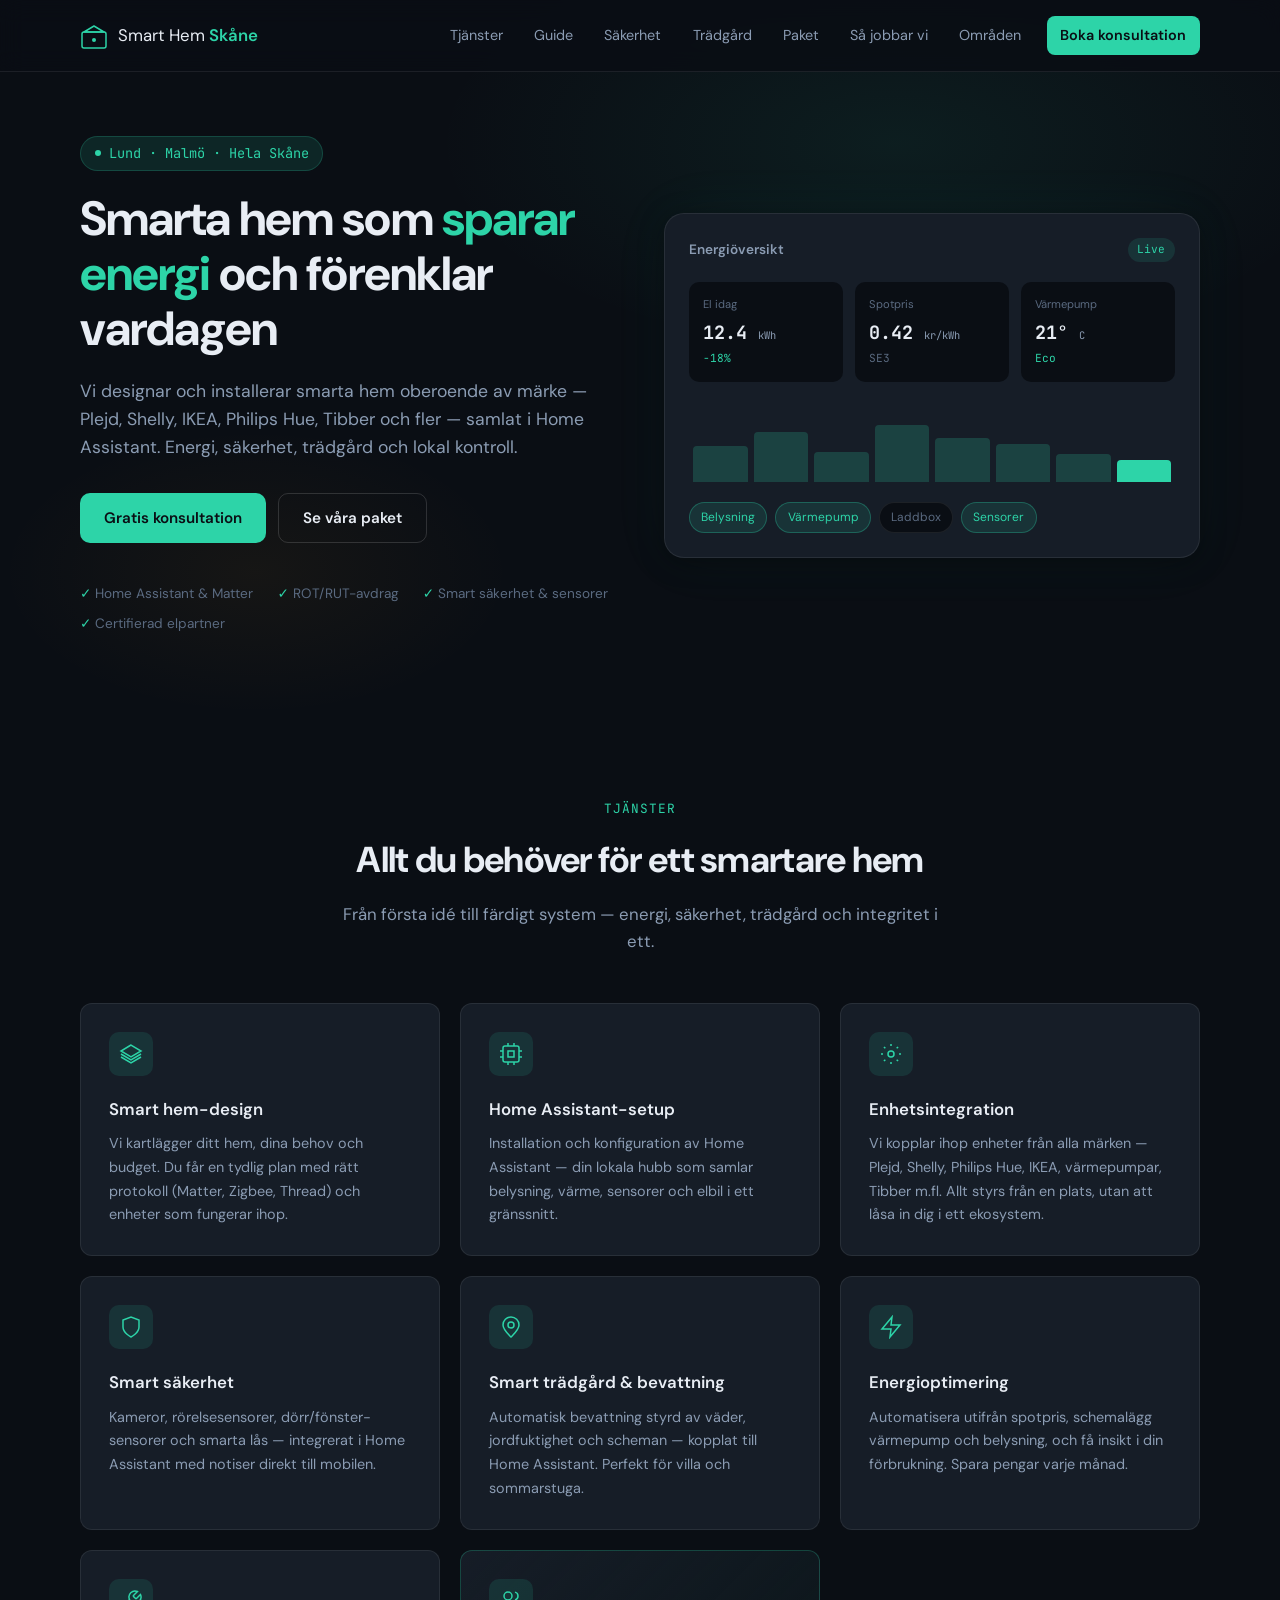
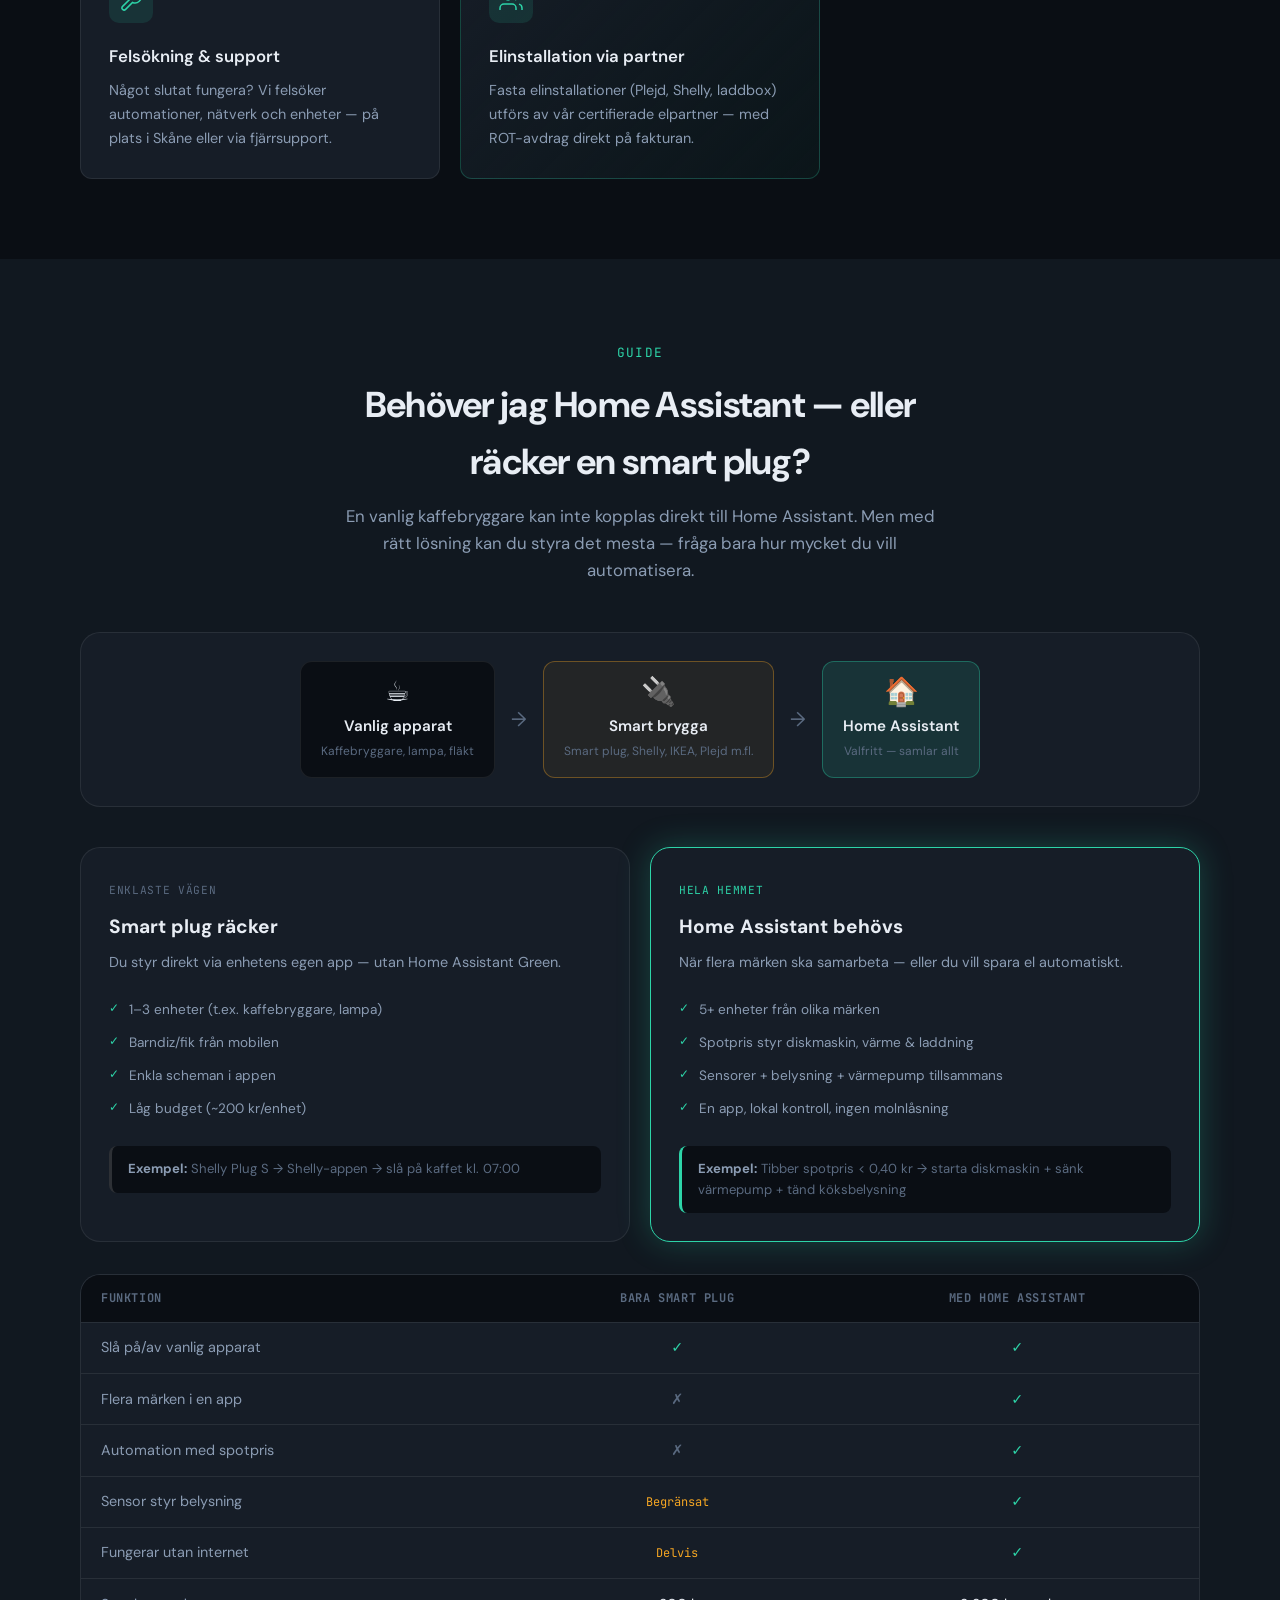
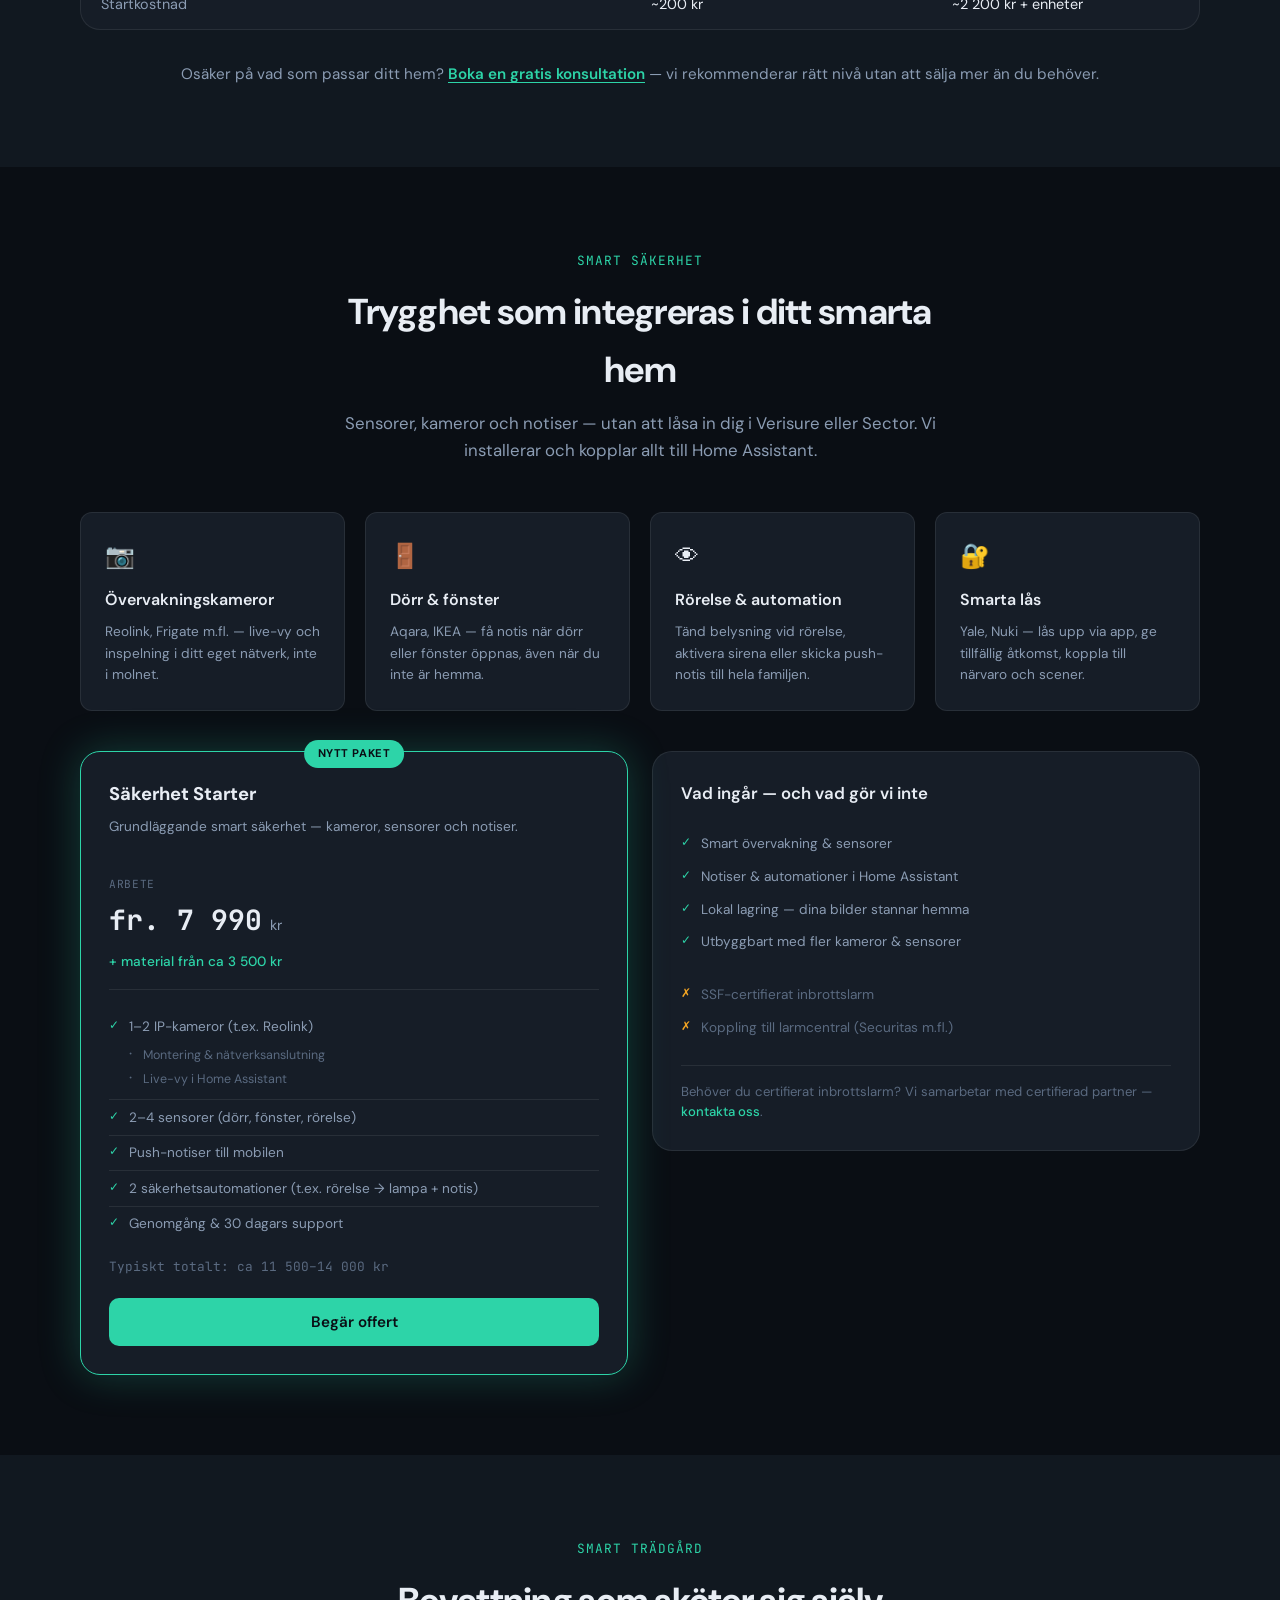
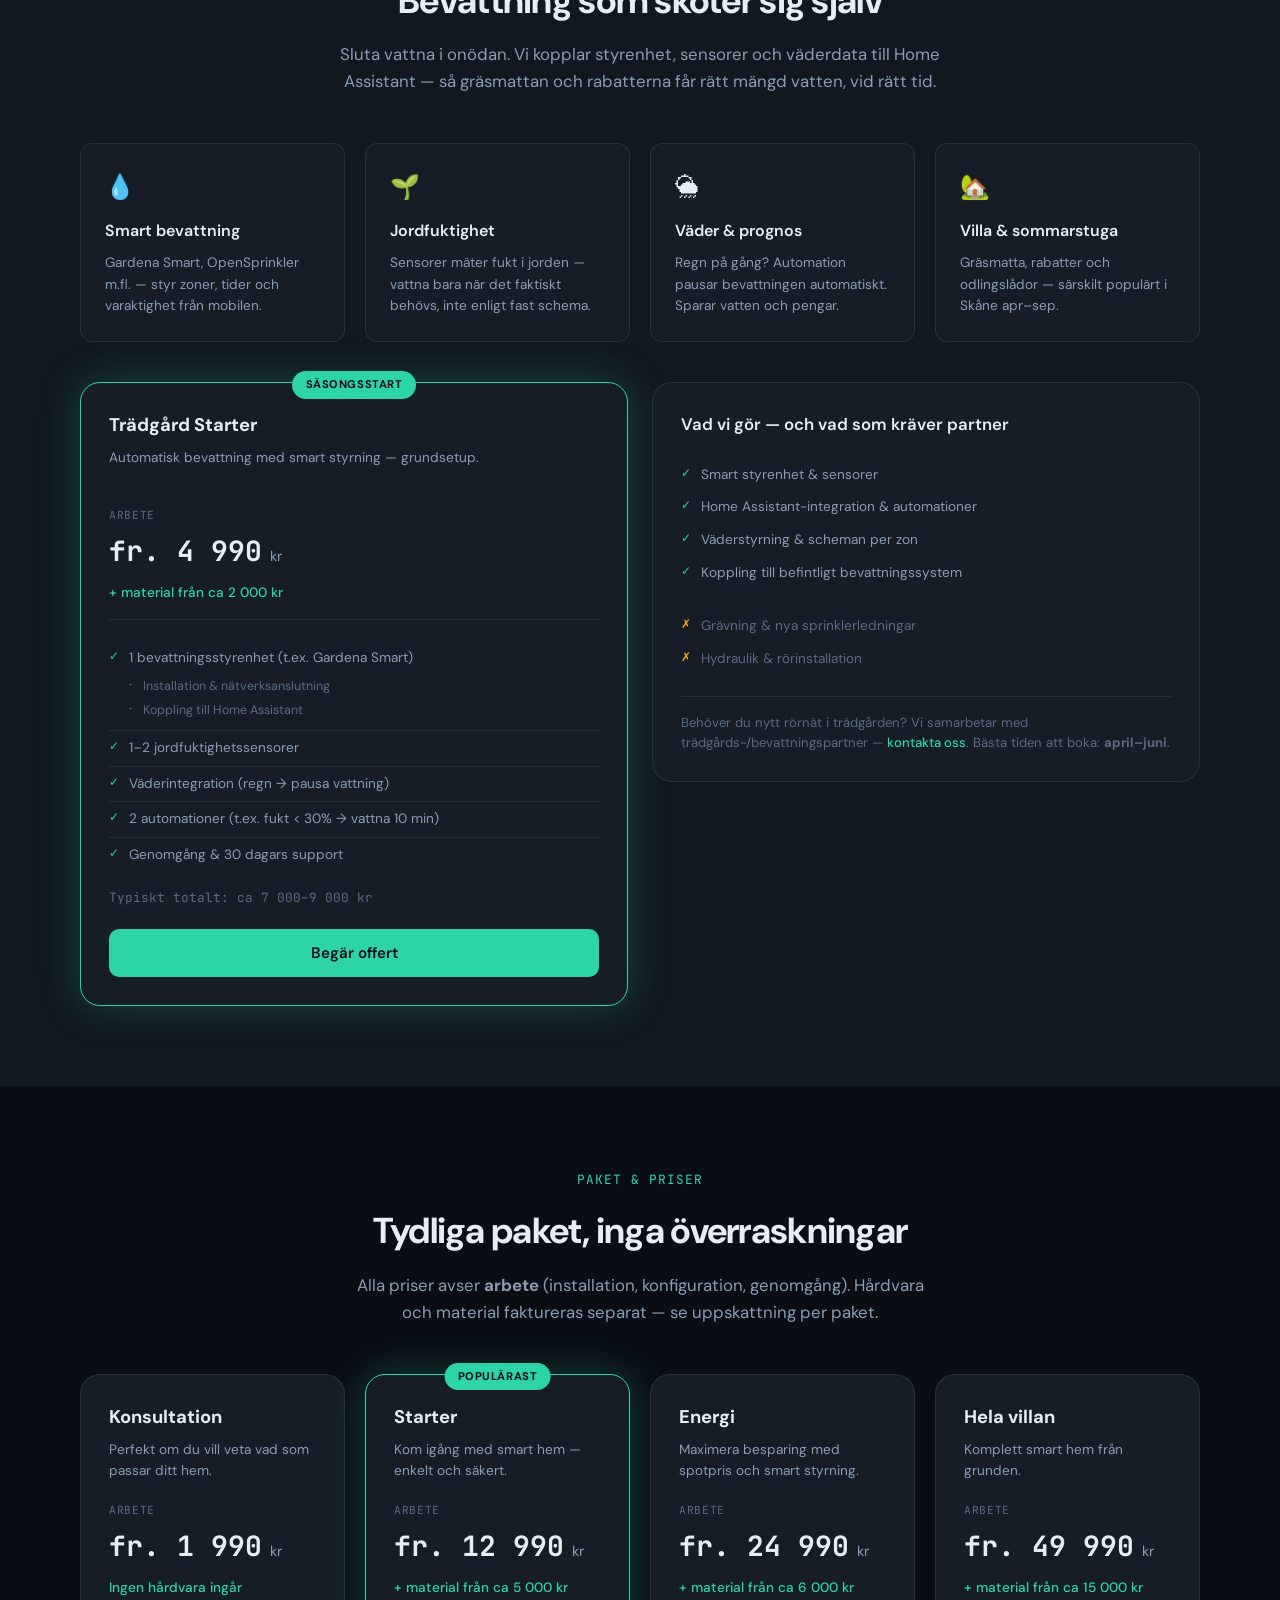
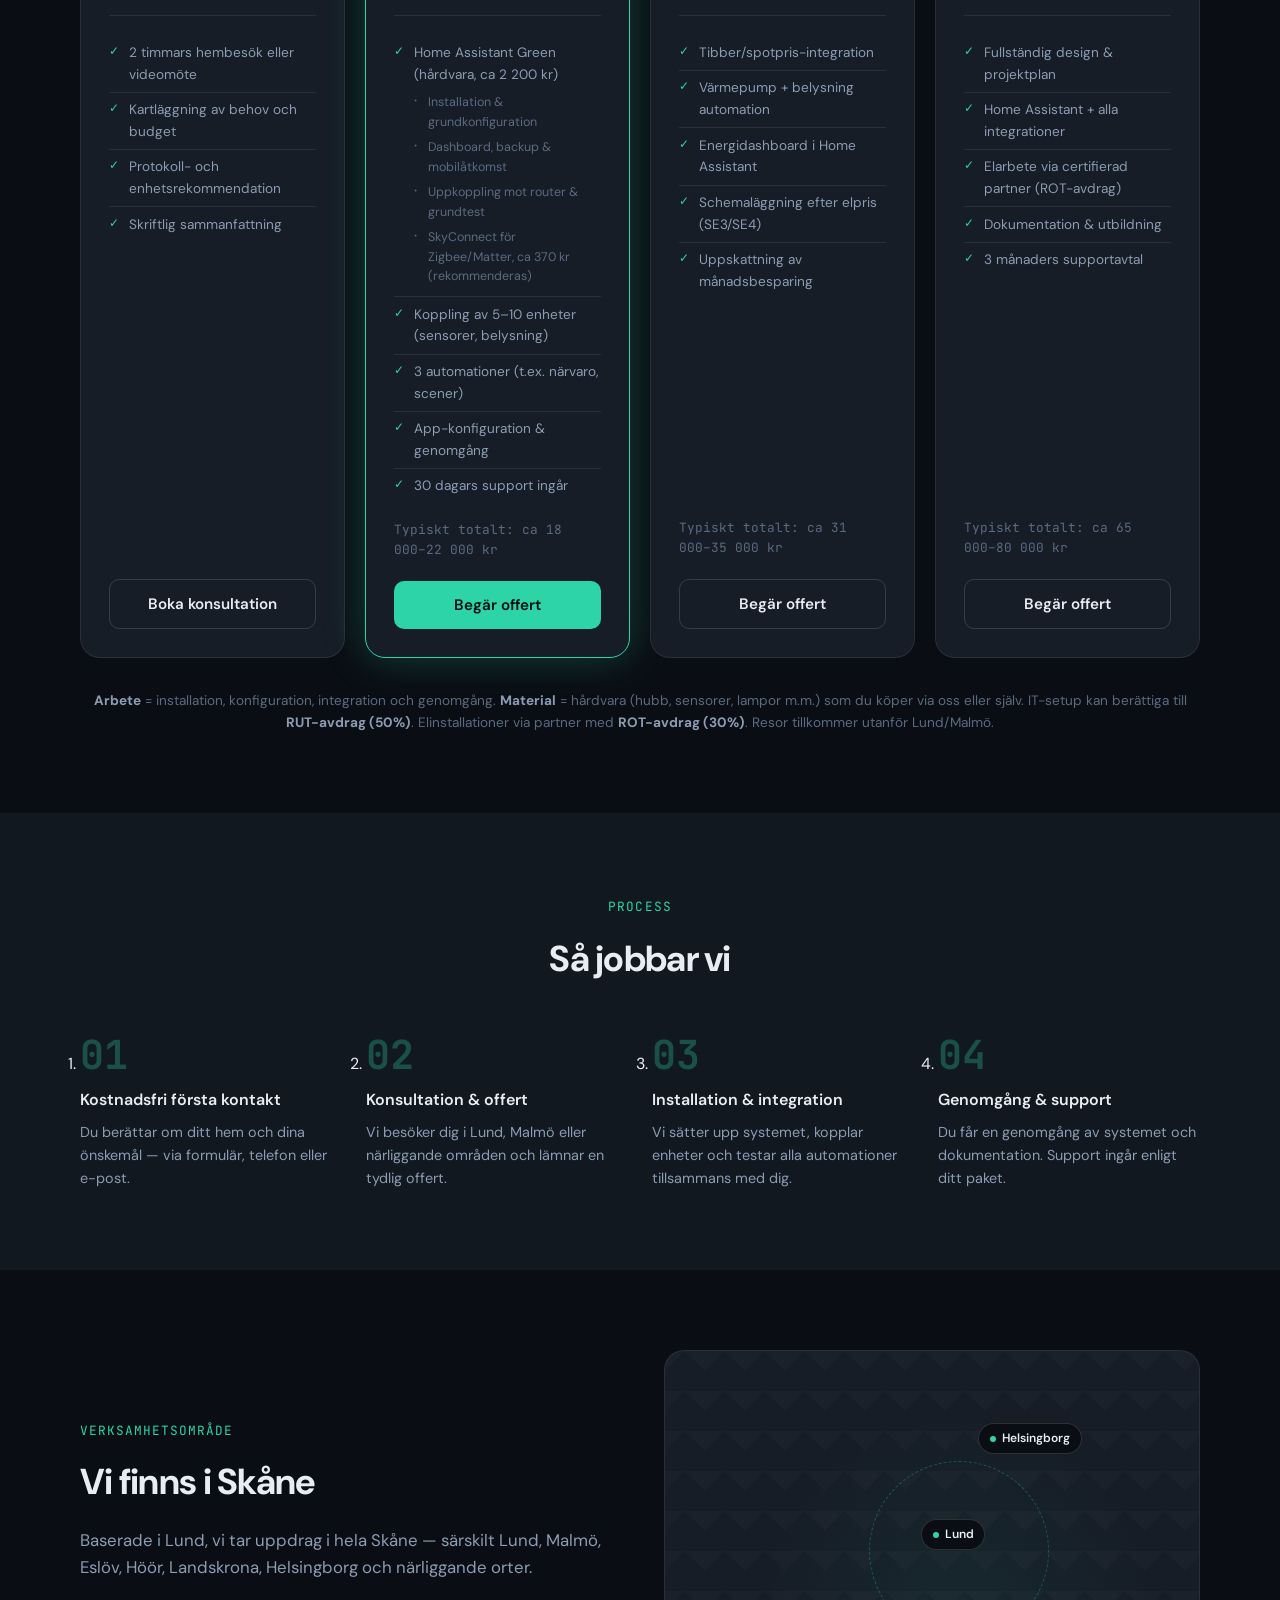
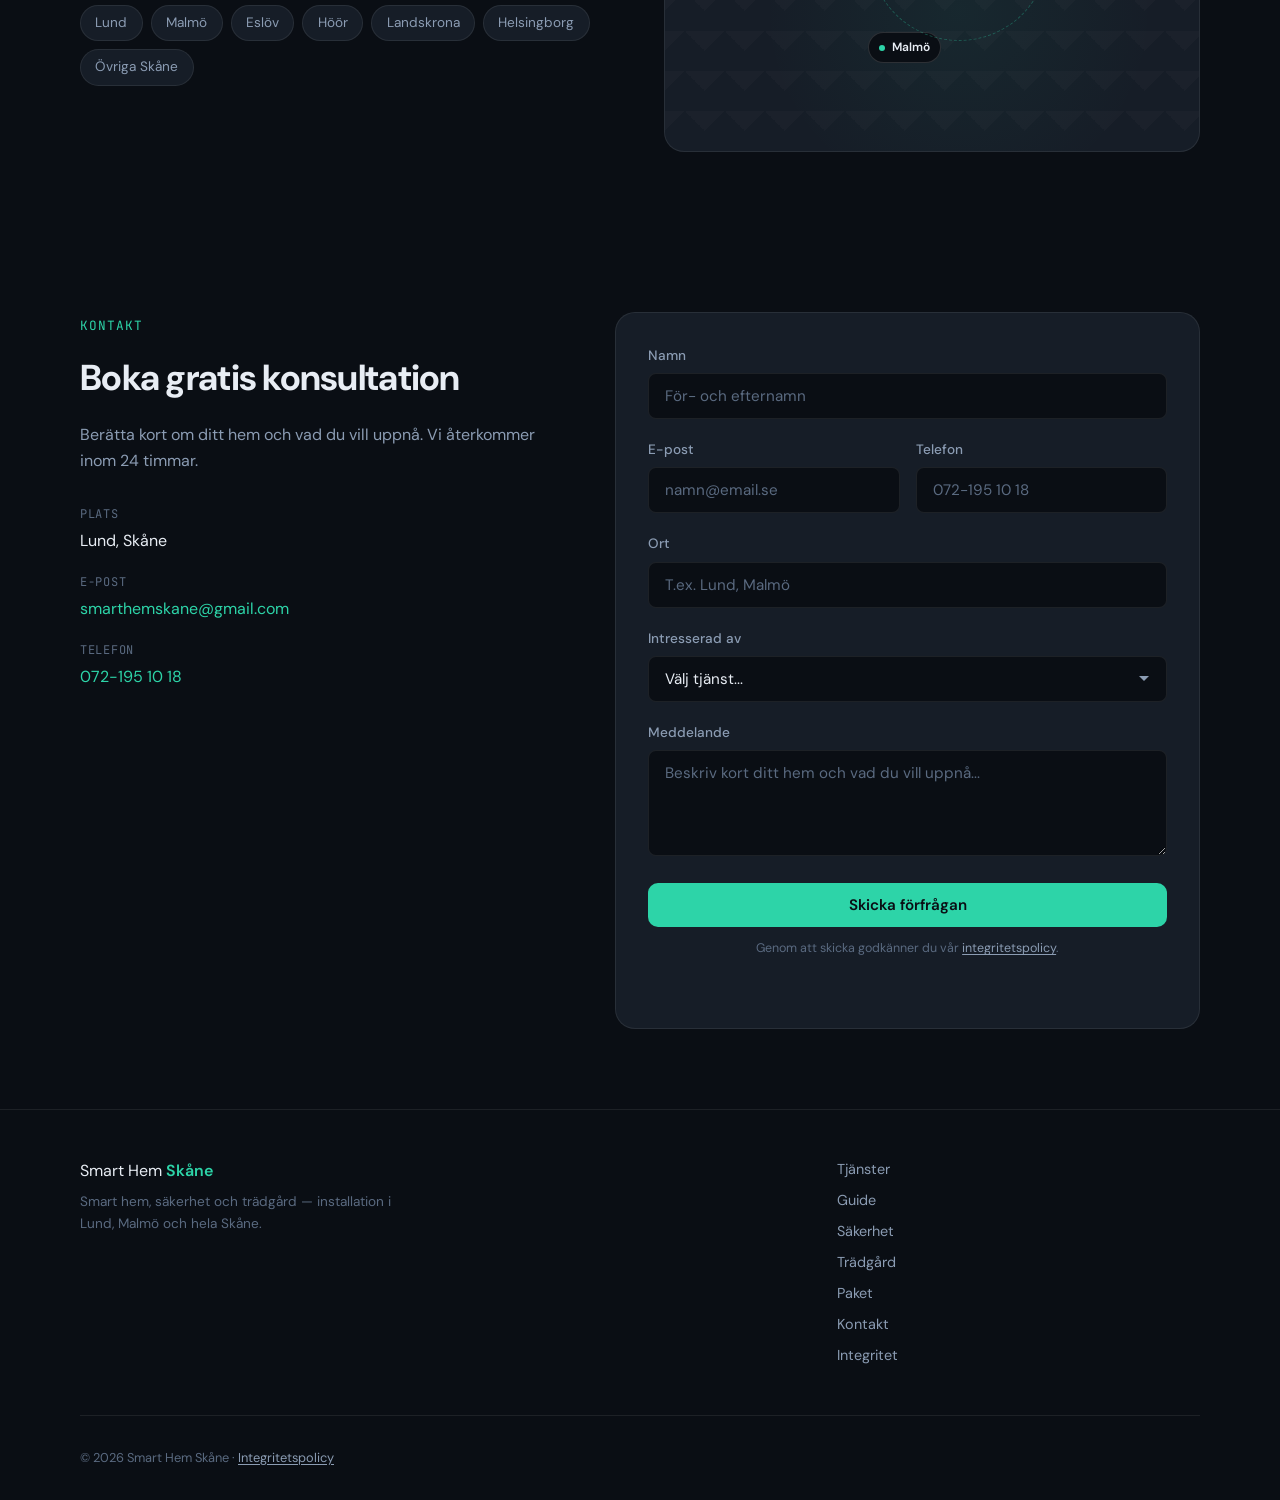
<file: index.html>
<!DOCTYPE html>
<html lang="sv">
<head>
  <meta charset="UTF-8">
  <meta name="viewport" content="width=device-width, initial-scale=1.0">
  <meta name="description" content="Smart hem, säkerhet och trädgård i Lund, Malmö och Skåne. Home Assistant, bevattning, kameror, energioptimering och installation.">
  <meta name="robots" content="index, follow">
  <link rel="canonical" href="https://smarthemskane.se/">
  <title>Smart Hem Skåne — Konsultation &amp; Installation</title>

  <!-- Open Graph -->
  <meta property="og:type" content="website">
  <meta property="og:locale" content="sv_SE">
  <meta property="og:site_name" content="Smart Hem Skåne">
  <meta property="og:title" content="Smart Hem Skåne — Konsultation &amp; Installation">
  <meta property="og:description" content="Smart hem, säkerhet och trädgård i Lund, Malmö och Skåne. Home Assistant, bevattning, kameror och energioptimering.">
  <meta property="og:url" content="https://smarthemskane.se/">
  <meta property="og:image" content="https://smarthemskane.se/favicon.svg">

  <!-- Twitter -->
  <meta name="twitter:card" content="summary">
  <meta name="twitter:title" content="Smart Hem Skåne — Konsultation &amp; Installation">
  <meta name="twitter:description" content="Smart hem, säkerhet och trädgård i Lund, Malmö och Skåne.">
  <meta name="twitter:image" content="https://smarthemskane.se/favicon.svg">

  <!-- Google Search Console: ersätt content-värdet efter verifiering -->
  <!-- <meta name="google-site-verification" content="DIN_KOD_HÄR"> -->

  <script type="application/ld+json">
  {
    "@context": "https://schema.org",
    "@type": "LocalBusiness",
    "name": "Smart Hem Skåne",
    "url": "https://smarthemskane.se",
    "email": "smarthemskane@gmail.com",
    "telephone": "+46721951018",
    "image": "https://smarthemskane.se/favicon.svg",
    "description": "Smart hem-konsultation och installation i Lund, Malmö och Skåne. Home Assistant, energioptimering, smart säkerhet och trädgårdsbevattning.",
    "address": {
      "@type": "PostalAddress",
      "addressLocality": "Lund",
      "addressRegion": "Skåne",
      "addressCountry": "SE"
    },
    "areaServed": [
      { "@type": "City", "name": "Lund" },
      { "@type": "City", "name": "Malmö" },
      { "@type": "AdministrativeArea", "name": "Skåne" }
    ],
    "priceRange": "$$",
    "openingHoursSpecification": {
      "@type": "OpeningHoursSpecification",
      "dayOfWeek": ["Monday", "Tuesday", "Wednesday", "Thursday", "Friday"],
      "opens": "08:00",
      "closes": "18:00"
    },
    "sameAs": []
  }
  </script>

  <link rel="preconnect" href="https://fonts.googleapis.com">
  <link rel="preconnect" href="https://fonts.gstatic.com" crossorigin>
  <link href="https://fonts.googleapis.com/css2?family=DM+Sans:ital,opsz,wght@0,9..40,400;0,9..40,500;0,9..40,600;0,9..40,700;1,9..40,400&family=JetBrains+Mono:wght@400;500&display=swap" rel="stylesheet">
  <link rel="icon" type="image/svg+xml" href="favicon.svg">
  <link rel="stylesheet" href="css/styles.css">
</head>
<body>
  <header class="header" id="header">
    <div class="container header__inner">
      <a href="#" class="logo">
        <span class="logo__icon" aria-hidden="true">
          <svg width="28" height="28" viewBox="0 0 28 28" fill="none">
            <rect x="2" y="10" width="24" height="16" rx="2" stroke="currentColor" stroke-width="1.5"/>
            <path d="M14 4L4 10h20L14 4z" stroke="currentColor" stroke-width="1.5" stroke-linejoin="round"/>
            <circle cx="14" cy="18" r="2" fill="currentColor"/>
          </svg>
        </span>
        <span class="logo__text">Smart Hem <strong>Skåne</strong></span>
      </a>

      <nav class="nav" id="nav" aria-label="Huvudnavigation">
        <a href="#tjanster" class="nav__link">Tjänster</a>
        <a href="#guide" class="nav__link">Guide</a>
        <a href="#sakerhet" class="nav__link">Säkerhet</a>
        <a href="#tradgard" class="nav__link">Trädgård</a>
        <a href="#paket" class="nav__link">Paket</a>
        <a href="#process" class="nav__link">Så jobbar vi</a>
        <a href="#omraden" class="nav__link">Områden</a>
        <a href="#kontakt" class="nav__link nav__link--cta">Boka konsultation</a>
      </nav>

      <button class="menu-toggle" id="menuToggle" aria-label="Öppna meny" aria-expanded="false" aria-controls="nav">
        <span></span>
        <span></span>
        <span></span>
      </button>
    </div>
  </header>

  <main>
    <section class="hero">
      <div class="hero__bg" aria-hidden="true"></div>
      <div class="container hero__inner">
        <div class="hero__content">
          <p class="hero__badge">
            <span class="hero__badge-dot"></span>
            Lund · Malmö · Hela Skåne
          </p>
          <h1 class="hero__title">
            Smarta hem som <em>sparar energi</em> och förenklar vardagen
          </h1>
          <p class="hero__desc">
            Vi designar och installerar smarta hem oberoende av märke — Plejd, Shelly, IKEA, Philips Hue, Tibber och fler — samlat i Home Assistant. Energi, säkerhet, trädgård och lokal kontroll.
          </p>
          <div class="hero__actions">
            <a href="#kontakt" class="btn btn--primary">Gratis konsultation</a>
            <a href="#paket" class="btn btn--ghost">Se våra paket</a>
          </div>
          <ul class="hero__trust">
            <li>Home Assistant &amp; Matter</li>
            <li>ROT/RUT-avdrag</li>
            <li>Smart säkerhet &amp; sensorer</li>
            <li>Certifierad elpartner</li>
          </ul>
        </div>

        <div class="hero__visual" aria-hidden="true">
          <div class="dashboard">
            <div class="dashboard__header">
              <span class="dashboard__title">Energiöversikt</span>
              <span class="dashboard__live">Live</span>
            </div>
            <div class="dashboard__stats">
              <div class="stat">
                <span class="stat__label">El idag</span>
                <span class="stat__value">12.4 <small>kWh</small></span>
                <span class="stat__change stat__change--down">−18%</span>
              </div>
              <div class="stat">
                <span class="stat__label">Spotpris</span>
                <span class="stat__value">0.42 <small>kr/kWh</small></span>
                <span class="stat__change stat__change--neutral">SE3</span>
              </div>
              <div class="stat">
                <span class="stat__label">Värmepump</span>
                <span class="stat__value">21° <small>C</small></span>
                <span class="stat__change stat__change--down">Eco</span>
              </div>
            </div>
            <div class="dashboard__chart">
              <div class="bar" style="--h: 45%"></div>
              <div class="bar" style="--h: 62%"></div>
              <div class="bar" style="--h: 38%"></div>
              <div class="bar" style="--h: 71%"></div>
              <div class="bar" style="--h: 55%"></div>
              <div class="bar" style="--h: 48%"></div>
              <div class="bar" style="--h: 35%"></div>
              <div class="bar bar--active" style="--h: 28%"></div>
            </div>
            <div class="dashboard__devices">
              <span class="device device--on">Belysning</span>
              <span class="device device--on">Värmepump</span>
              <span class="device">Laddbox</span>
              <span class="device device--on">Sensorer</span>
            </div>
          </div>
        </div>
      </div>
    </section>

    <section class="section" id="tjanster">
      <div class="container">
        <header class="section__header">
          <span class="section__label">Tjänster</span>
          <h2 class="section__title">Allt du behöver för ett smartare hem</h2>
          <p class="section__desc">Från första idé till färdigt system — energi, säkerhet, trädgård och integritet i ett.</p>
        </header>

        <div class="services">
          <article class="service-card">
            <div class="service-card__icon">
              <svg width="24" height="24" viewBox="0 0 24 24" fill="none" stroke="currentColor" stroke-width="1.5"><path d="M12 3L2 9l10 6 10-6-10-6z"/><path d="M2 15l10 6 10-6M2 12l10 6 10-6"/></svg>
            </div>
            <h3 class="service-card__title">Smart hem-design</h3>
            <p class="service-card__text">Vi kartlägger ditt hem, dina behov och budget. Du får en tydlig plan med rätt protokoll (Matter, Zigbee, Thread) och enheter som fungerar ihop.</p>
          </article>

          <article class="service-card">
            <div class="service-card__icon">
              <svg width="24" height="24" viewBox="0 0 24 24" fill="none" stroke="currentColor" stroke-width="1.5"><rect x="4" y="4" width="16" height="16" rx="2"/><path d="M9 9h6v6H9z"/><path d="M9 1v3M15 1v3M9 20v3M15 20v3M20 9h3M20 15h3M1 9h3M1 15h3"/></svg>
            </div>
            <h3 class="service-card__title">Home Assistant-setup</h3>
            <p class="service-card__text">Installation och konfiguration av Home Assistant — din lokala hubb som samlar belysning, värme, sensorer och elbil i ett gränssnitt.</p>
          </article>

          <article class="service-card">
            <div class="service-card__icon">
              <svg width="24" height="24" viewBox="0 0 24 24" fill="none" stroke="currentColor" stroke-width="1.5"><circle cx="12" cy="12" r="3"/><path d="M12 2v2M12 20v2M4.93 4.93l1.41 1.41M17.66 17.66l1.41 1.41M2 12h2M20 12h2M4.93 19.07l1.41-1.41M17.66 6.34l1.41-1.41"/></svg>
            </div>
            <h3 class="service-card__title">Enhetsintegration</h3>
            <p class="service-card__text">Vi kopplar ihop enheter från alla märken — Plejd, Shelly, Philips Hue, IKEA, värmepumpar, Tibber m.fl. Allt styrs från en plats, utan att låsa in dig i ett ekosystem.</p>
          </article>

          <article class="service-card">
            <div class="service-card__icon">
              <svg width="24" height="24" viewBox="0 0 24 24" fill="none" stroke="currentColor" stroke-width="1.5"><path d="M12 22s8-4 8-10V5l-8-3-8 3v7c0 6 8 10 8 10z"/></svg>
            </div>
            <h3 class="service-card__title">Smart säkerhet</h3>
            <p class="service-card__text">Kameror, rörelsesensorer, dörr/fönster-sensorer och smarta lås — integrerat i Home Assistant med notiser direkt till mobilen.</p>
          </article>

          <article class="service-card">
            <div class="service-card__icon">
              <svg width="24" height="24" viewBox="0 0 24 24" fill="none" stroke="currentColor" stroke-width="1.5"><path d="M12 22c4-4 8-7.5 8-12a8 8 0 10-16 0c0 4.5 4 8 8 12z"/><path d="M12 13a3 3 0 100-6 3 3 0 000 6z"/></svg>
            </div>
            <h3 class="service-card__title">Smart trädgård &amp; bevattning</h3>
            <p class="service-card__text">Automatisk bevattning styrd av väder, jordfuktighet och scheman — kopplat till Home Assistant. Perfekt för villa och sommarstuga.</p>
          </article>

          <article class="service-card">
            <div class="service-card__icon">
              <svg width="24" height="24" viewBox="0 0 24 24" fill="none" stroke="currentColor" stroke-width="1.5"><path d="M13 2L3 14h9l-1 8 10-12h-9l1-8z"/></svg>
            </div>
            <h3 class="service-card__title">Energioptimering</h3>
            <p class="service-card__text">Automatisera utifrån spotpris, schemalägg värmepump och belysning, och få insikt i din förbrukning. Spara pengar varje månad.</p>
          </article>

          <article class="service-card">
            <div class="service-card__icon">
              <svg width="24" height="24" viewBox="0 0 24 24" fill="none" stroke="currentColor" stroke-width="1.5"><path d="M14.7 6.3a1 1 0 000 1.4l1.6 1.6a1 1 0 001.4 0l3.77-3.77a6 6 0 01-7.94 7.94l-6.91 6.91a2.12 2.12 0 01-3-3l6.91-6.91a6 6 0 017.94-7.94l-3.76 3.76z"/></svg>
            </div>
            <h3 class="service-card__title">Felsökning &amp; support</h3>
            <p class="service-card__text">Något slutat fungera? Vi felsöker automationer, nätverk och enheter — på plats i Skåne eller via fjärrsupport.</p>
          </article>

          <article class="service-card service-card--highlight">
            <div class="service-card__icon">
              <svg width="24" height="24" viewBox="0 0 24 24" fill="none" stroke="currentColor" stroke-width="1.5"><path d="M17 21v-2a4 4 0 00-4-4H5a4 4 0 00-4 4v2"/><circle cx="9" cy="7" r="4"/><path d="M23 21v-2a4 4 0 00-3-3.87M16 3.13a4 4 0 010 7.75"/></svg>
            </div>
            <h3 class="service-card__title">Elinstallation via partner</h3>
            <p class="service-card__text">Fasta elinstallationer (Plejd, Shelly, laddbox) utförs av vår certifierade elpartner — med ROT-avdrag direkt på fakturan.</p>
          </article>
        </div>
      </div>
    </section>

    <section class="section section--alt" id="guide">
      <div class="container">
        <header class="section__header">
          <span class="section__label">Guide</span>
          <h2 class="section__title">Behöver jag Home Assistant — eller räcker en smart plug?</h2>
          <p class="section__desc">En vanlig kaffebryggare kan inte kopplas direkt till Home Assistant. Men med rätt lösning kan du styra det mesta — fråga bara hur mycket du vill automatisera.</p>
        </header>

        <div class="guide-flow" aria-label="Så kopplas en enkel apparat till smart styrning">
          <div class="guide-flow__step">
            <span class="guide-flow__icon">☕</span>
            <span class="guide-flow__label">Vanlig apparat</span>
            <span class="guide-flow__hint">Kaffebryggare, lampa, fläkt</span>
          </div>
          <span class="guide-flow__arrow" aria-hidden="true">→</span>
          <div class="guide-flow__step guide-flow__step--bridge">
            <span class="guide-flow__icon">🔌</span>
            <span class="guide-flow__label">Smart brygga</span>
            <span class="guide-flow__hint">Smart plug, Shelly, IKEA, Plejd m.fl.</span>
          </div>
          <span class="guide-flow__arrow" aria-hidden="true">→</span>
          <div class="guide-flow__step guide-flow__step--optional">
            <span class="guide-flow__icon">🏠</span>
            <span class="guide-flow__label">Home Assistant</span>
            <span class="guide-flow__hint">Valfritt — samlar allt</span>
          </div>
        </div>

        <div class="guide-compare">
          <article class="guide-card">
            <span class="guide-card__tag">Enklaste vägen</span>
            <h3 class="guide-card__title">Smart plug räcker</h3>
            <p class="guide-card__intro">Du styr direkt via enhetens egen app — utan Home Assistant Green.</p>
            <ul class="guide-card__list">
              <li>1–3 enheter (t.ex. kaffebryggare, lampa)</li>
              <li>Barndiz/fik från mobilen</li>
              <li>Enkla scheman i appen</li>
              <li>Låg budget (~200 kr/enhet)</li>
            </ul>
            <p class="guide-card__example"><strong>Exempel:</strong> Shelly Plug S → Shelly-appen → slå på kaffet kl. 07:00</p>
          </article>

          <article class="guide-card guide-card--featured">
            <span class="guide-card__tag">Hela hemmet</span>
            <h3 class="guide-card__title">Home Assistant behövs</h3>
            <p class="guide-card__intro">När flera märken ska samarbeta — eller du vill spara el automatiskt.</p>
            <ul class="guide-card__list">
              <li>5+ enheter från olika märken</li>
              <li>Spotpris styr diskmaskin, värme &amp; laddning</li>
              <li>Sensorer + belysning + värmepump tillsammans</li>
              <li>En app, lokal kontroll, ingen molnlåsning</li>
            </ul>
            <p class="guide-card__example"><strong>Exempel:</strong> Tibber spotpris &lt; 0,40 kr → starta diskmaskin + sänk värmepump + tänd köksbelysning</p>
          </article>
        </div>

        <div class="guide-table-wrap">
          <table class="guide-table">
            <thead>
              <tr>
                <th scope="col">Funktion</th>
                <th scope="col">Bara smart plug</th>
                <th scope="col">Med Home Assistant</th>
              </tr>
            </thead>
            <tbody>
              <tr>
                <td>Slå på/av vanlig apparat</td>
                <td><span class="guide-yes">✓</span></td>
                <td><span class="guide-yes">✓</span></td>
              </tr>
              <tr>
                <td>Flera märken i en app</td>
                <td><span class="guide-no">✗</span></td>
                <td><span class="guide-yes">✓</span></td>
              </tr>
              <tr>
                <td>Automation med spotpris</td>
                <td><span class="guide-no">✗</span></td>
                <td><span class="guide-yes">✓</span></td>
              </tr>
              <tr>
                <td>Sensor styr belysning</td>
                <td><span class="guide-limited">Begränsat</span></td>
                <td><span class="guide-yes">✓</span></td>
              </tr>
              <tr>
                <td>Fungerar utan internet</td>
                <td><span class="guide-limited">Delvis</span></td>
                <td><span class="guide-yes">✓</span></td>
              </tr>
              <tr>
                <td>Startkostnad</td>
                <td>~200 kr</td>
                <td>~2 200 kr + enheter</td>
              </tr>
            </tbody>
          </table>
        </div>

        <p class="guide-cta">
          Osäker på vad som passar ditt hem? <a href="#kontakt">Boka en gratis konsultation</a> — vi rekommenderar rätt nivå utan att sälja mer än du behöver.
        </p>
      </div>
    </section>

    <section class="section" id="sakerhet">
      <div class="container">
        <header class="section__header">
          <span class="section__label">Smart säkerhet</span>
          <h2 class="section__title">Trygghet som integreras i ditt smarta hem</h2>
          <p class="section__desc">Sensorer, kameror och notiser — utan att låsa in dig i Verisure eller Sector. Vi installerar och kopplar allt till Home Assistant.</p>
        </header>

        <div class="security-grid">
          <article class="security-item">
            <span class="security-item__icon" aria-hidden="true">📷</span>
            <h3>Övervakningskameror</h3>
            <p>Reolink, Frigate m.fl. — live-vy och inspelning i ditt eget nätverk, inte i molnet.</p>
          </article>
          <article class="security-item">
            <span class="security-item__icon" aria-hidden="true">🚪</span>
            <h3>Dörr &amp; fönster</h3>
            <p>Aqara, IKEA — få notis när dörr eller fönster öppnas, även när du inte är hemma.</p>
          </article>
          <article class="security-item">
            <span class="security-item__icon" aria-hidden="true">👁</span>
            <h3>Rörelse &amp; automation</h3>
            <p>Tänd belysning vid rörelse, aktivera sirena eller skicka push-notis till hela familjen.</p>
          </article>
          <article class="security-item">
            <span class="security-item__icon" aria-hidden="true">🔐</span>
            <h3>Smarta lås</h3>
            <p>Yale, Nuki — lås upp via app, ge tillfällig åtkomst, koppla till närvaro och scener.</p>
          </article>
        </div>

        <div class="security-package">
          <article class="price-card price-card--featured">
            <span class="price-card__badge">Nytt paket</span>
            <h3 class="price-card__name">Säkerhet Starter</h3>
            <p class="price-card__desc">Grundläggande smart säkerhet — kameror, sensorer och notiser.</p>
            <div class="price-card__price">
              <span class="price-card__label">Arbete</span>
              <span class="price-card__amount">fr. 7 990</span>
              <span class="price-card__unit">kr</span>
            </div>
            <p class="price-card__material">+ material från ca 3 500 kr</p>
            <ul class="price-card__features">
              <li>1–2 IP-kameror (t.ex. Reolink)
                <ul>
                  <li>Montering &amp; nätverksanslutning</li>
                  <li>Live-vy i Home Assistant</li>
                </ul>
              </li>
              <li>2–4 sensorer (dörr, fönster, rörelse)</li>
              <li>Push-notiser till mobilen</li>
              <li>2 säkerhetsautomationer (t.ex. rörelse → lampa + notis)</li>
              <li>Genomgång &amp; 30 dagars support</li>
            </ul>
            <p class="price-card__total">Typiskt totalt: ca 11 500–14 000 kr</p>
            <a href="#kontakt" class="btn btn--primary btn--block">Begär offert</a>
          </article>

          <div class="security-aside">
            <h3>Vad ingår — och vad gör vi inte</h3>
            <ul class="security-aside__list security-aside__list--yes">
              <li>Smart övervakning &amp; sensorer</li>
              <li>Notiser &amp; automationer i Home Assistant</li>
              <li>Lokal lagring — dina bilder stannar hemma</li>
              <li>Utbyggbart med fler kameror &amp; sensorer</li>
            </ul>
            <ul class="security-aside__list security-aside__list--no">
              <li>SSF-certifierat inbrottslarm</li>
              <li>Koppling till larmcentral (Securitas m.fl.)</li>
            </ul>
            <p class="security-aside__note">Behöver du certifierat inbrottslarm? Vi samarbetar med certifierad partner — <a href="#kontakt">kontakta oss</a>.</p>
          </div>
        </div>
      </div>
    </section>

    <section class="section section--alt" id="tradgard">
      <div class="container">
        <header class="section__header">
          <span class="section__label">Smart trädgård</span>
          <h2 class="section__title">Bevattning som sköter sig själv</h2>
          <p class="section__desc">Sluta vattna i onödan. Vi kopplar styrenhet, sensorer och väderdata till Home Assistant — så gräsmattan och rabatterna får rätt mängd vatten, vid rätt tid.</p>
        </header>

        <div class="security-grid">
          <article class="security-item">
            <span class="security-item__icon" aria-hidden="true">💧</span>
            <h3>Smart bevattning</h3>
            <p>Gardena Smart, OpenSprinkler m.fl. — styr zoner, tider och varaktighet från mobilen.</p>
          </article>
          <article class="security-item">
            <span class="security-item__icon" aria-hidden="true">🌱</span>
            <h3>Jordfuktighet</h3>
            <p>Sensorer mäter fukt i jorden — vattna bara när det faktiskt behövs, inte enligt fast schema.</p>
          </article>
          <article class="security-item">
            <span class="security-item__icon" aria-hidden="true">🌦</span>
            <h3>Väder &amp; prognos</h3>
            <p>Regn på gång? Automation pausar bevattningen automatiskt. Sparar vatten och pengar.</p>
          </article>
          <article class="security-item">
            <span class="security-item__icon" aria-hidden="true">🏡</span>
            <h3>Villa &amp; sommarstuga</h3>
            <p>Gräsmatta, rabatter och odlingslådor — särskilt populärt i Skåne apr–sep.</p>
          </article>
        </div>

        <div class="security-package">
          <article class="price-card price-card--featured">
            <span class="price-card__badge">Säsongsstart</span>
            <h3 class="price-card__name">Trädgård Starter</h3>
            <p class="price-card__desc">Automatisk bevattning med smart styrning — grundsetup.</p>
            <div class="price-card__price">
              <span class="price-card__label">Arbete</span>
              <span class="price-card__amount">fr. 4 990</span>
              <span class="price-card__unit">kr</span>
            </div>
            <p class="price-card__material">+ material från ca 2 000 kr</p>
            <ul class="price-card__features">
              <li>1 bevattningsstyrenhet (t.ex. Gardena Smart)
                <ul>
                  <li>Installation &amp; nätverksanslutning</li>
                  <li>Koppling till Home Assistant</li>
                </ul>
              </li>
              <li>1–2 jordfuktighetssensorer</li>
              <li>Väderintegration (regn → pausa vattning)</li>
              <li>2 automationer (t.ex. fukt &lt; 30% → vattna 10 min)</li>
              <li>Genomgång &amp; 30 dagars support</li>
            </ul>
            <p class="price-card__total">Typiskt totalt: ca 7 000–9 000 kr</p>
            <a href="#kontakt" class="btn btn--primary btn--block">Begär offert</a>
          </article>

          <div class="security-aside">
            <h3>Vad vi gör — och vad som kräver partner</h3>
            <ul class="security-aside__list security-aside__list--yes">
              <li>Smart styrenhet &amp; sensorer</li>
              <li>Home Assistant-integration &amp; automationer</li>
              <li>Väderstyrning &amp; scheman per zon</li>
              <li>Koppling till befintligt bevattningssystem</li>
            </ul>
            <ul class="security-aside__list security-aside__list--no">
              <li>Grävning &amp; nya sprinklerledningar</li>
              <li>Hydraulik &amp; rörinstallation</li>
            </ul>
            <p class="security-aside__note">Behöver du nytt rörnät i trädgården? Vi samarbetar med trädgårds-/bevattningspartner — <a href="#kontakt">kontakta oss</a>. Bästa tiden att boka: <strong>april–juni</strong>.</p>
          </div>
        </div>
      </div>
    </section>

    <section class="section" id="paket">
      <div class="container">
        <header class="section__header">
          <span class="section__label">Paket &amp; priser</span>
          <h2 class="section__title">Tydliga paket, inga överraskningar</h2>
          <p class="section__desc">Alla priser avser <strong>arbete</strong> (installation, konfiguration, genomgång). Hårdvara och material faktureras separat — se uppskattning per paket.</p>
        </header>

        <div class="pricing">
          <article class="price-card">
            <h3 class="price-card__name">Konsultation</h3>
            <p class="price-card__desc">Perfekt om du vill veta vad som passar ditt hem.</p>
            <div class="price-card__price">
              <span class="price-card__label">Arbete</span>
              <span class="price-card__amount">fr. 1 990</span>
              <span class="price-card__unit">kr</span>
            </div>
            <p class="price-card__material">Ingen hårdvara ingår</p>
            <ul class="price-card__features">
              <li>2 timmars hembesök eller videomöte</li>
              <li>Kartläggning av behov och budget</li>
              <li>Protokoll- och enhetsrekommendation</li>
              <li>Skriftlig sammanfattning</li>
            </ul>
            <a href="#kontakt" class="btn btn--outline btn--block">Boka konsultation</a>
          </article>

          <article class="price-card price-card--featured">
            <span class="price-card__badge">Populärast</span>
            <h3 class="price-card__name">Starter</h3>
            <p class="price-card__desc">Kom igång med smart hem — enkelt och säkert.</p>
            <div class="price-card__price">
              <span class="price-card__label">Arbete</span>
              <span class="price-card__amount">fr. 12 990</span>
              <span class="price-card__unit">kr</span>
            </div>
            <p class="price-card__material">+ material från ca 5 000 kr</p>
            <ul class="price-card__features">
              <li>Home Assistant Green (hårdvara, ca 2 200 kr)
                <ul>
                  <li>Installation &amp; grundkonfiguration</li>
                  <li>Dashboard, backup &amp; mobilåtkomst</li>
                  <li>Uppkoppling mot router &amp; grundtest</li>
                  <li>SkyConnect för Zigbee/Matter, ca 370 kr (rekommenderas)</li>
                </ul>
              </li>
              <li>Koppling av 5–10 enheter (sensorer, belysning)</li>
              <li>3 automationer (t.ex. närvaro, scener)</li>
              <li>App-konfiguration &amp; genomgång</li>
              <li>30 dagars support ingår</li>
            </ul>
            <p class="price-card__total">Typiskt totalt: ca 18 000–22 000 kr</p>
            <a href="#kontakt" class="btn btn--primary btn--block">Begär offert</a>
          </article>

          <article class="price-card">
            <h3 class="price-card__name">Energi</h3>
            <p class="price-card__desc">Maximera besparing med spotpris och smart styrning.</p>
            <div class="price-card__price">
              <span class="price-card__label">Arbete</span>
              <span class="price-card__amount">fr. 24 990</span>
              <span class="price-card__unit">kr</span>
            </div>
            <p class="price-card__material">+ material från ca 6 000 kr</p>
            <ul class="price-card__features">
              <li>Tibber/spotpris-integration</li>
              <li>Värmepump + belysning automation</li>
              <li>Energidashboard i Home Assistant</li>
              <li>Schemaläggning efter elpris (SE3/SE4)</li>
              <li>Uppskattning av månadsbesparing</li>
            </ul>
            <p class="price-card__total">Typiskt totalt: ca 31 000–35 000 kr</p>
            <a href="#kontakt" class="btn btn--outline btn--block">Begär offert</a>
          </article>

          <article class="price-card">
            <h3 class="price-card__name">Hela villan</h3>
            <p class="price-card__desc">Komplett smart hem från grunden.</p>
            <div class="price-card__price">
              <span class="price-card__label">Arbete</span>
              <span class="price-card__amount">fr. 49 990</span>
              <span class="price-card__unit">kr</span>
            </div>
            <p class="price-card__material">+ material från ca 15 000 kr</p>
            <ul class="price-card__features">
              <li>Fullständig design &amp; projektplan</li>
              <li>Home Assistant + alla integrationer</li>
              <li>Elarbete via certifierad partner (ROT-avdrag)</li>
              <li>Dokumentation &amp; utbildning</li>
              <li>3 månaders supportavtal</li>
            </ul>
            <p class="price-card__total">Typiskt totalt: ca 65 000–80 000 kr</p>
            <a href="#kontakt" class="btn btn--outline btn--block">Begär offert</a>
          </article>
        </div>

        <p class="pricing__note">
          <strong>Arbete</strong> = installation, konfiguration, integration och genomgång. <strong>Material</strong> = hårdvara (hubb, sensorer, lampor m.m.) som du köper via oss eller själv. IT-setup kan berättiga till <strong>RUT-avdrag (50%)</strong>. Elinstallationer via partner med <strong>ROT-avdrag (30%)</strong>. Resor tillkommer utanför Lund/Malmö.
        </p>
      </div>
    </section>

    <section class="section section--alt" id="process">
      <div class="container">
        <header class="section__header">
          <span class="section__label">Process</span>
          <h2 class="section__title">Så jobbar vi</h2>
        </header>

        <ol class="steps">
          <li class="step">
            <span class="step__num">01</span>
            <div class="step__content">
              <h3>Kostnadsfri första kontakt</h3>
              <p>Du berättar om ditt hem och dina önskemål — via formulär, telefon eller e-post.</p>
            </div>
          </li>
          <li class="step">
            <span class="step__num">02</span>
            <div class="step__content">
              <h3>Konsultation &amp; offert</h3>
              <p>Vi besöker dig i Lund, Malmö eller närliggande områden och lämnar en tydlig offert.</p>
            </div>
          </li>
          <li class="step">
            <span class="step__num">03</span>
            <div class="step__content">
              <h3>Installation &amp; integration</h3>
              <p>Vi sätter upp systemet, kopplar enheter och testar alla automationer tillsammans med dig.</p>
            </div>
          </li>
          <li class="step">
            <span class="step__num">04</span>
            <div class="step__content">
              <h3>Genomgång &amp; support</h3>
              <p>Du får en genomgång av systemet och dokumentation. Support ingår enligt ditt paket.</p>
            </div>
          </li>
        </ol>
      </div>
    </section>

    <section class="section" id="omraden">
      <div class="container">
        <div class="areas">
          <div class="areas__content">
            <span class="section__label">Verksamhetsområde</span>
            <h2 class="section__title">Vi finns i Skåne</h2>
            <p class="areas__desc">Baserade i Lund, vi tar uppdrag i hela Skåne — särskilt Lund, Malmö, Eslöv, Höör, Landskrona, Helsingborg och närliggande orter.</p>
            <ul class="areas__list">
              <li>Lund</li>
              <li>Malmö</li>
              <li>Eslöv</li>
              <li>Höör</li>
              <li>Landskrona</li>
              <li>Helsingborg</li>
              <li>Övriga Skåne</li>
            </ul>
          </div>
          <div class="areas__map" aria-hidden="true">
            <div class="map-placeholder">
              <span class="map-dot map-dot--lund">Lund</span>
              <span class="map-dot map-dot--malmo">Malmö</span>
              <span class="map-dot map-dot--helsingborg">Helsingborg</span>
              <span class="map-ring"></span>
            </div>
          </div>
        </div>
      </div>
    </section>

    <section class="section" id="kontakt">
      <div class="container">
        <div class="contact">
          <div class="contact__info">
            <span class="section__label">Kontakt</span>
            <h2 class="section__title">Boka gratis konsultation</h2>
            <p class="contact__desc">Berätta kort om ditt hem och vad du vill uppnå. Vi återkommer inom 24 timmar.</p>

            <div class="contact__details">
              <div class="contact__item">
                <span class="contact__label">Plats</span>
                <span>Lund, Skåne</span>
              </div>
              <div class="contact__item">
                <span class="contact__label">E-post</span>
                <a href="mailto:smarthemskane@gmail.com">smarthemskane@gmail.com</a>
              </div>
              <div class="contact__item">
                <span class="contact__label">Telefon</span>
                <a href="tel:+46721951018">072-195 10 18</a>
              </div>
            </div>
          </div>

          <form class="contact-form" id="contactForm" novalidate>
            <input type="checkbox" name="botcheck" class="visually-hidden" tabindex="-1" autocomplete="off">
            <div class="form-group">
              <label for="name">Namn</label>
              <input type="text" id="name" name="name" required autocomplete="name" placeholder="För- och efternamn">
            </div>
            <div class="form-row">
              <div class="form-group">
                <label for="email">E-post</label>
                <input type="email" id="email" name="email" required autocomplete="email" placeholder="namn@email.se">
              </div>
              <div class="form-group">
                <label for="phone">Telefon</label>
                <input type="tel" id="phone" name="phone" autocomplete="tel" placeholder="072-195 10 18">
              </div>
            </div>
            <div class="form-group">
              <label for="city">Ort</label>
              <input type="text" id="city" name="city" placeholder="T.ex. Lund, Malmö">
            </div>
            <div class="form-group">
              <label for="service">Intresserad av</label>
              <select id="service" name="service">
                <option value="">Välj tjänst...</option>
                <option value="konsultation">Konsultation</option>
                <option value="starter">Starter-paket</option>
                <option value="sakerhet">Säkerhet Starter</option>
                <option value="tradgard">Trädgård Starter</option>
                <option value="energi">Energi-paket</option>
                <option value="villa">Hela villan</option>
                <option value="support">Felsökning / support</option>
                <option value="annat">Annat</option>
              </select>
            </div>
            <div class="form-group">
              <label for="message">Meddelande</label>
              <textarea id="message" name="message" rows="4" placeholder="Beskriv kort ditt hem och vad du vill uppnå..."></textarea>
            </div>
            <button type="submit" class="btn btn--primary btn--block">Skicka förfrågan</button>
            <p class="form-privacy">Genom att skicka godkänner du vår <a href="integritet.html">integritetspolicy</a>.</p>
            <p class="form-status" id="formStatus" role="status" aria-live="polite"></p>
          </form>
        </div>
      </div>
    </section>
  </main>

  <footer class="footer">
    <div class="container footer__inner">
      <div class="footer__brand">
        <span class="logo__text">Smart Hem <strong>Skåne</strong></span>
        <p>Smart hem, säkerhet och trädgård — installation i Lund, Malmö och hela Skåne.</p>
      </div>
      <div class="footer__links">
        <a href="#tjanster">Tjänster</a>
        <a href="#guide">Guide</a>
        <a href="#sakerhet">Säkerhet</a>
        <a href="#tradgard">Trädgård</a>
        <a href="#paket">Paket</a>
        <a href="#kontakt">Kontakt</a>
        <a href="integritet.html">Integritet</a>
      </div>
      <p class="footer__copy">&copy; <span id="year"></span> Smart Hem Skåne · <a href="integritet.html">Integritetspolicy</a></p>
    </div>
  </footer>

  <script src="js/main.js"></script>
</body>
</html>
</file>
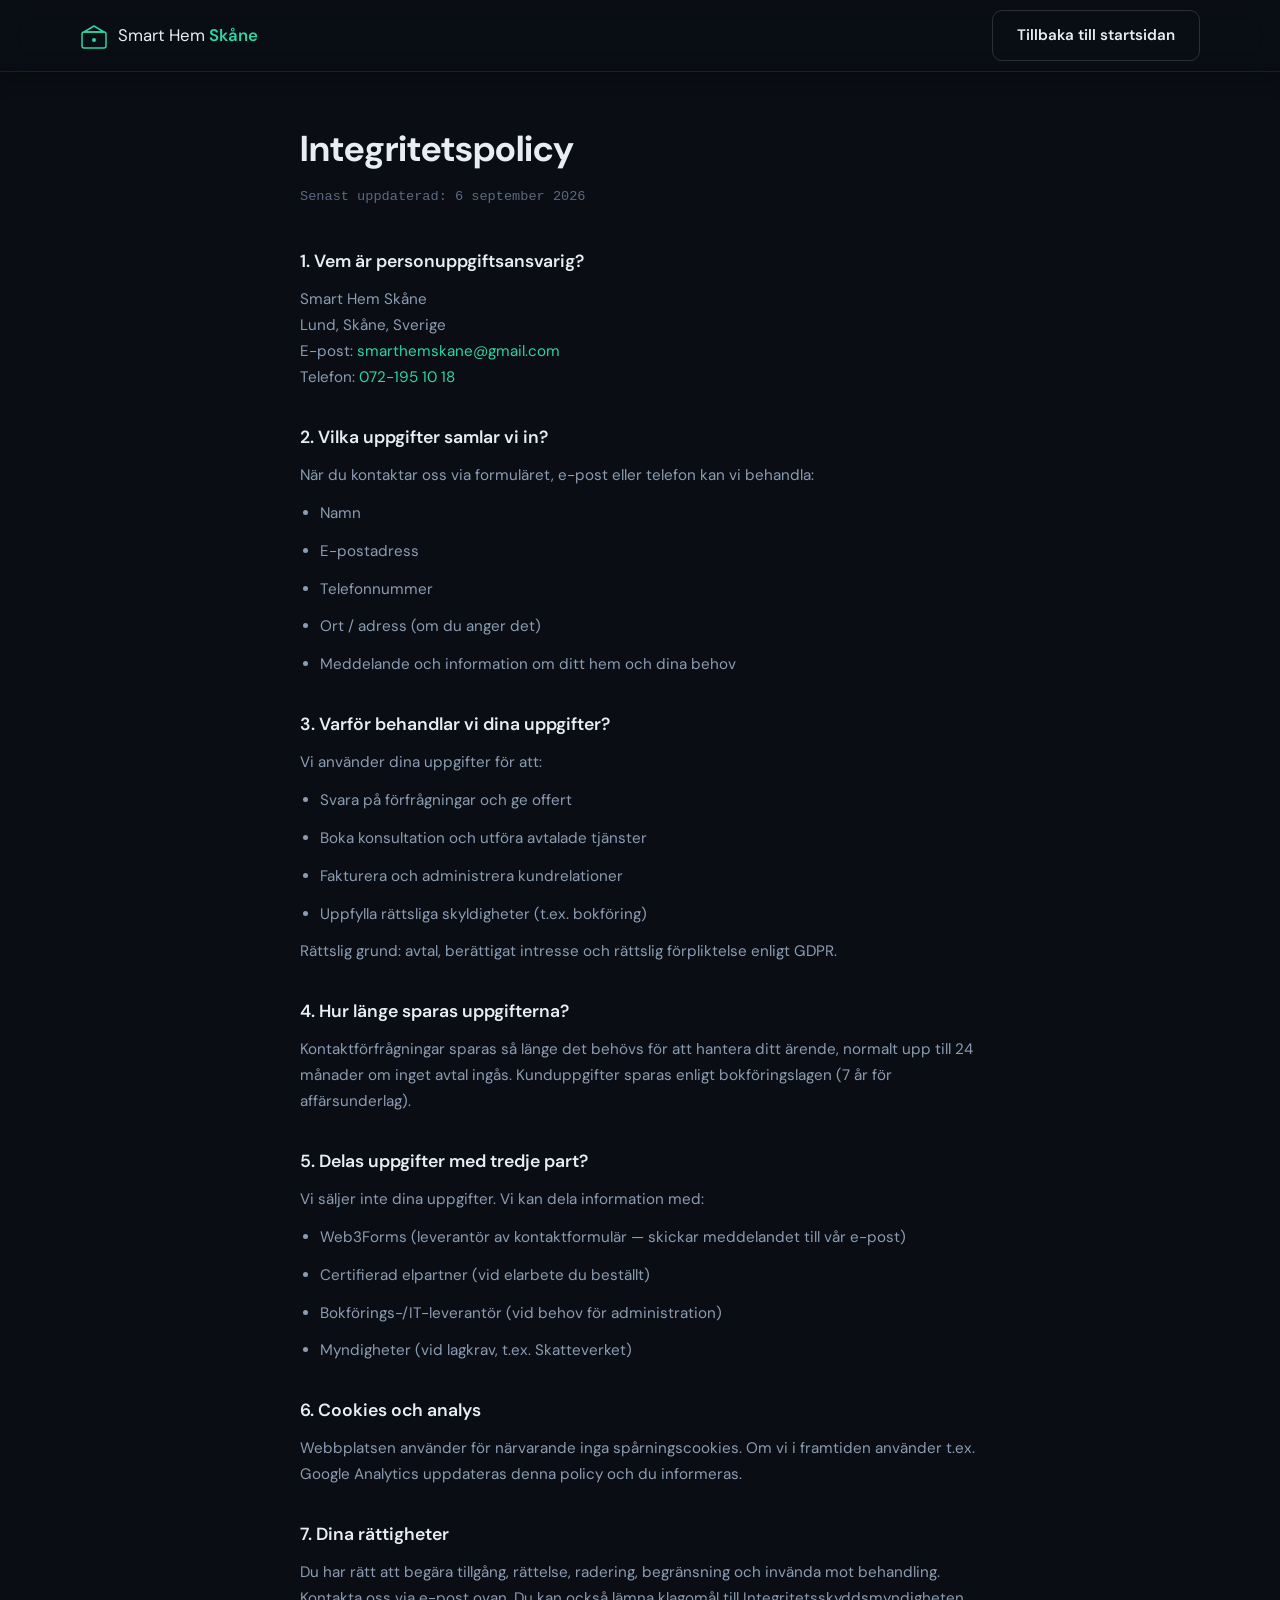
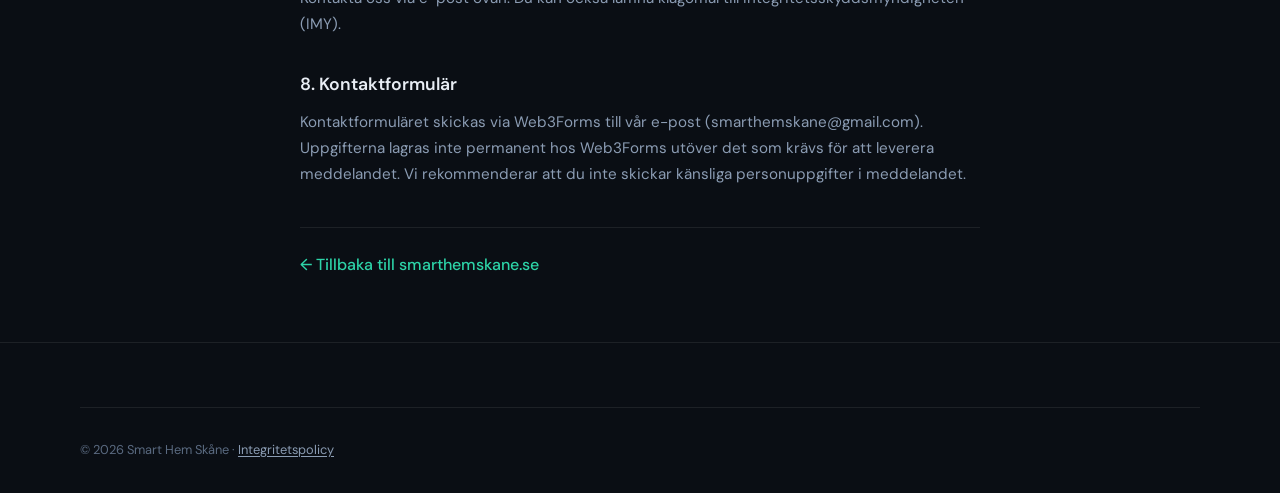
<file: integritet.html>
<!DOCTYPE html>
<html lang="sv">
<head>
  <meta charset="UTF-8">
  <meta name="viewport" content="width=device-width, initial-scale=1.0">
  <meta name="description" content="Integritetspolicy för Smart Hem Skåne — hur vi hanterar dina personuppgifter.">
  <meta name="robots" content="index, follow">
  <link rel="canonical" href="https://smarthemskane.se/integritet.html">
  <title>Integritetspolicy — Smart Hem Skåne</title>
  <link rel="icon" type="image/svg+xml" href="favicon.svg">
  <link rel="preconnect" href="https://fonts.googleapis.com">
  <link rel="preconnect" href="https://fonts.gstatic.com" crossorigin>
  <link href="https://fonts.googleapis.com/css2?family=DM+Sans:ital,opsz,wght@0,9..40,400;0,9..40,500;0,9..40,600;0,9..40,700&display=swap" rel="stylesheet">
  <link rel="stylesheet" href="css/styles.css">
</head>
<body>
  <header class="header header--scrolled">
    <div class="container header__inner">
      <a href="index.html" class="logo">
        <span class="logo__icon" aria-hidden="true">
          <svg width="28" height="28" viewBox="0 0 28 28" fill="none">
            <rect x="2" y="10" width="24" height="16" rx="2" stroke="currentColor" stroke-width="1.5"/>
            <path d="M14 4L4 10h20L14 4z" stroke="currentColor" stroke-width="1.5" stroke-linejoin="round"/>
            <circle cx="14" cy="18" r="2" fill="currentColor"/>
          </svg>
        </span>
        <span class="logo__text">Smart Hem <strong>Skåne</strong></span>
      </a>
      <a href="index.html" class="btn btn--ghost">Tillbaka till startsidan</a>
    </div>
  </header>

  <main class="legal">
    <div class="container legal__inner">
      <h1 class="legal__title">Integritetspolicy</h1>
      <p class="legal__updated">Senast uppdaterad: 6 september 2026</p>

      <section class="legal__section">
        <h2>1. Vem är personuppgiftsansvarig?</h2>
        <p>Smart Hem Skåne<br>
        Lund, Skåne, Sverige<br>
        E-post: <a href="mailto:smarthemskane@gmail.com">smarthemskane@gmail.com</a><br>
        Telefon: <a href="tel:+46721951018">072-195 10 18</a></p>
      </section>

      <section class="legal__section">
        <h2>2. Vilka uppgifter samlar vi in?</h2>
        <p>När du kontaktar oss via formuläret, e-post eller telefon kan vi behandla:</p>
        <ul>
          <li>Namn</li>
          <li>E-postadress</li>
          <li>Telefonnummer</li>
          <li>Ort / adress (om du anger det)</li>
          <li>Meddelande och information om ditt hem och dina behov</li>
        </ul>
      </section>

      <section class="legal__section">
        <h2>3. Varför behandlar vi dina uppgifter?</h2>
        <p>Vi använder dina uppgifter för att:</p>
        <ul>
          <li>Svara på förfrågningar och ge offert</li>
          <li>Boka konsultation och utföra avtalade tjänster</li>
          <li>Fakturera och administrera kundrelationer</li>
          <li>Uppfylla rättsliga skyldigheter (t.ex. bokföring)</li>
        </ul>
        <p>Rättslig grund: avtal, berättigat intresse och rättslig förpliktelse enligt GDPR.</p>
      </section>

      <section class="legal__section">
        <h2>4. Hur länge sparas uppgifterna?</h2>
        <p>Kontaktförfrågningar sparas så länge det behövs för att hantera ditt ärende, normalt upp till 24 månader om inget avtal ingås. Kunduppgifter sparas enligt bokföringslagen (7 år för affärsunderlag).</p>
      </section>

      <section class="legal__section">
        <h2>5. Delas uppgifter med tredje part?</h2>
        <p>Vi säljer inte dina uppgifter. Vi kan dela information med:</p>
        <ul>
          <li>Web3Forms (leverantör av kontaktformulär — skickar meddelandet till vår e-post)</li>
          <li>Certifierad elpartner (vid elarbete du beställt)</li>
          <li>Bokförings-/IT-leverantör (vid behov för administration)</li>
          <li>Myndigheter (vid lagkrav, t.ex. Skatteverket)</li>
        </ul>
      </section>

      <section class="legal__section">
        <h2>6. Cookies och analys</h2>
        <p>Webbplatsen använder för närvarande inga spårningscookies. Om vi i framtiden använder t.ex. Google Analytics uppdateras denna policy och du informeras.</p>
      </section>

      <section class="legal__section">
        <h2>7. Dina rättigheter</h2>
        <p>Du har rätt att begära tillgång, rättelse, radering, begränsning och invända mot behandling. Kontakta oss via e-post ovan. Du kan också lämna klagomål till Integritetsskyddsmyndigheten (IMY).</p>
      </section>

      <section class="legal__section">
        <h2>8. Kontaktformulär</h2>
        <p>Kontaktformuläret skickas via Web3Forms till vår e-post (smarthemskane@gmail.com). Uppgifterna lagras inte permanent hos Web3Forms utöver det som krävs för att leverera meddelandet. Vi rekommenderar att du inte skickar känsliga personuppgifter i meddelandet.</p>
      </section>

      <p class="legal__back"><a href="index.html">&larr; Tillbaka till smarthemskane.se</a></p>
    </div>
  </main>

  <footer class="footer">
    <div class="container footer__inner">
      <p class="footer__copy">&copy; <span id="year"></span> Smart Hem Skåne · <a href="integritet.html">Integritetspolicy</a></p>
    </div>
  </footer>

  <script>
    document.getElementById('year').textContent = new Date().getFullYear();
  </script>
</body>
</html>
</file>
<file: css/styles.css>
/* ── Variables ── */
:root {
  --bg: #0a0e14;
  --bg-alt: #111820;
  --bg-card: #161d27;
  --bg-card-hover: #1c2533;
  --border: rgba(255, 255, 255, 0.08);
  --border-strong: rgba(255, 255, 255, 0.14);
  --text: #e8edf4;
  --text-muted: #8b9cb3;
  --text-dim: #5a6a80;
  --accent: #2dd4a8;
  --accent-dim: rgba(45, 212, 168, 0.12);
  --accent-glow: rgba(45, 212, 168, 0.25);
  --warm: #f5a623;
  --danger: #f87171;
  --font: 'DM Sans', system-ui, sans-serif;
  --mono: 'JetBrains Mono', monospace;
  --radius: 12px;
  --radius-lg: 20px;
  --shadow: 0 4px 24px rgba(0, 0, 0, 0.4);
  --transition: 0.2s ease;
  --header-h: 72px;
}

/* ── Reset ── */
*, *::before, *::after { box-sizing: border-box; margin: 0; padding: 0; }

html {
  scroll-behavior: smooth;
  scroll-padding-top: var(--header-h);
}

body {
  font-family: var(--font);
  background: var(--bg);
  color: var(--text);
  line-height: 1.6;
  -webkit-font-smoothing: antialiased;
}

img { max-width: 100%; display: block; }
a { color: inherit; text-decoration: none; }
ul { list-style: none; }

.container {
  width: min(1120px, 100% - 2rem);
  margin-inline: auto;
}

/* ── Header ── */
.header {
  position: fixed;
  top: 0;
  left: 0;
  right: 0;
  z-index: 100;
  height: var(--header-h);
  background: rgba(10, 14, 20, 0.85);
  backdrop-filter: blur(12px);
  border-bottom: 1px solid var(--border);
  transition: box-shadow var(--transition);
}

.header--scrolled {
  box-shadow: var(--shadow);
}

.header__inner {
  display: flex;
  align-items: center;
  justify-content: space-between;
  height: 100%;
}

.logo {
  display: flex;
  align-items: center;
  gap: 0.6rem;
  font-size: 1.05rem;
  color: var(--text);
}

.logo__icon {
  color: var(--accent);
  display: flex;
}

.logo__text strong {
  color: var(--accent);
  font-weight: 600;
}

.nav {
  display: flex;
  align-items: center;
  gap: 0.25rem;
}

.nav__link {
  padding: 0.5rem 0.85rem;
  font-size: 0.9rem;
  color: var(--text-muted);
  border-radius: 8px;
  transition: color var(--transition), background var(--transition);
}

.nav__link:hover {
  color: var(--text);
  background: rgba(255, 255, 255, 0.05);
}

.nav__link--cta {
  background: var(--accent);
  color: var(--bg);
  font-weight: 600;
  margin-left: 0.5rem;
}

.nav__link--cta:hover {
  background: #25b892;
  color: var(--bg);
}

.menu-toggle {
  display: none;
  flex-direction: column;
  gap: 5px;
  background: none;
  border: none;
  cursor: pointer;
  padding: 4px;
}

.menu-toggle span {
  display: block;
  width: 22px;
  height: 2px;
  background: var(--text);
  border-radius: 2px;
  transition: transform var(--transition), opacity var(--transition);
}

.menu-toggle[aria-expanded="true"] span:nth-child(1) {
  transform: translateY(7px) rotate(45deg);
}

.menu-toggle[aria-expanded="true"] span:nth-child(2) {
  opacity: 0;
}

.menu-toggle[aria-expanded="true"] span:nth-child(3) {
  transform: translateY(-7px) rotate(-45deg);
}

/* ── Buttons ── */
.btn {
  display: inline-flex;
  align-items: center;
  justify-content: center;
  gap: 0.5rem;
  padding: 0.75rem 1.5rem;
  font-family: var(--font);
  font-size: 0.95rem;
  font-weight: 600;
  border-radius: 10px;
  border: none;
  cursor: pointer;
  transition: background var(--transition), transform var(--transition), box-shadow var(--transition);
}

.btn:active { transform: scale(0.98); }

.btn--primary {
  background: var(--accent);
  color: var(--bg);
}

.btn--primary:hover {
  background: #25b892;
  box-shadow: 0 0 24px var(--accent-glow);
}

.btn--ghost {
  background: transparent;
  color: var(--text);
  border: 1px solid var(--border-strong);
}

.btn--ghost:hover {
  background: rgba(255, 255, 255, 0.05);
  border-color: rgba(255, 255, 255, 0.2);
}

.btn--outline {
  background: transparent;
  color: var(--text);
  border: 1px solid var(--border-strong);
}

.btn--outline:hover {
  border-color: var(--accent);
  color: var(--accent);
}

.btn--block { width: 100%; }

.btn--primary:disabled {
  opacity: 0.65;
  cursor: not-allowed;
  transform: none;
}

.visually-hidden {
  position: absolute;
  width: 1px;
  height: 1px;
  padding: 0;
  margin: -1px;
  overflow: hidden;
  clip: rect(0, 0, 0, 0);
  white-space: nowrap;
  border: 0;
}

/* ── Hero ── */
.hero {
  position: relative;
  padding: calc(var(--header-h) + 4rem) 0 5rem;
  overflow: hidden;
}

.hero__bg {
  position: absolute;
  inset: 0;
  background:
    radial-gradient(ellipse 60% 50% at 70% 20%, rgba(45, 212, 168, 0.08) 0%, transparent 60%),
    radial-gradient(ellipse 40% 40% at 20% 80%, rgba(245, 166, 35, 0.05) 0%, transparent 50%);
  pointer-events: none;
}

.hero__inner {
  display: grid;
  grid-template-columns: 1fr 1fr;
  gap: 3rem;
  align-items: center;
  position: relative;
}

.hero__badge {
  display: inline-flex;
  align-items: center;
  gap: 0.5rem;
  font-size: 0.85rem;
  font-family: var(--mono);
  color: var(--accent);
  background: var(--accent-dim);
  border: 1px solid rgba(45, 212, 168, 0.2);
  padding: 0.35rem 0.85rem;
  border-radius: 100px;
  margin-bottom: 1.25rem;
}

.hero__badge-dot {
  width: 6px;
  height: 6px;
  background: var(--accent);
  border-radius: 50%;
  animation: pulse 2s infinite;
}

@keyframes pulse {
  0%, 100% { opacity: 1; }
  50% { opacity: 0.4; }
}

.hero__title {
  font-size: clamp(2rem, 4.5vw, 3rem);
  font-weight: 700;
  line-height: 1.15;
  letter-spacing: -0.02em;
  margin-bottom: 1.25rem;
}

.hero__title em {
  font-style: normal;
  color: var(--accent);
}

.hero__desc {
  font-size: 1.1rem;
  color: var(--text-muted);
  max-width: 520px;
  margin-bottom: 2rem;
}

.hero__actions {
  display: flex;
  flex-wrap: wrap;
  gap: 0.75rem;
  margin-bottom: 2.5rem;
}

.hero__trust {
  display: flex;
  flex-wrap: wrap;
  gap: 0.5rem 1.5rem;
  font-size: 0.85rem;
  color: var(--text-dim);
}

.hero__trust li::before {
  content: '✓ ';
  color: var(--accent);
}

/* ── Dashboard mockup ── */
.dashboard {
  background: var(--bg-card);
  border: 1px solid var(--border);
  border-radius: var(--radius-lg);
  padding: 1.5rem;
  box-shadow: var(--shadow), 0 0 60px rgba(45, 212, 168, 0.06);
}

.dashboard__header {
  display: flex;
  justify-content: space-between;
  align-items: center;
  margin-bottom: 1.25rem;
}

.dashboard__title {
  font-size: 0.85rem;
  font-weight: 600;
  color: var(--text-muted);
}

.dashboard__live {
  font-size: 0.7rem;
  font-family: var(--mono);
  color: var(--accent);
  background: var(--accent-dim);
  padding: 0.2rem 0.6rem;
  border-radius: 100px;
}

.dashboard__stats {
  display: grid;
  grid-template-columns: repeat(3, 1fr);
  gap: 0.75rem;
  margin-bottom: 1.25rem;
}

.stat {
  background: var(--bg);
  border-radius: 10px;
  padding: 0.85rem;
}

.stat__label {
  display: block;
  font-size: 0.7rem;
  color: var(--text-dim);
  margin-bottom: 0.25rem;
}

.stat__value {
  display: block;
  font-size: 1.15rem;
  font-weight: 700;
  font-family: var(--mono);
}

.stat__value small {
  font-size: 0.65rem;
  font-weight: 400;
  color: var(--text-muted);
}

.stat__change {
  display: block;
  font-size: 0.7rem;
  font-family: var(--mono);
  margin-top: 0.2rem;
}

.stat__change--down { color: var(--accent); }
.stat__change--neutral { color: var(--text-dim); }

.dashboard__chart {
  display: flex;
  align-items: flex-end;
  gap: 6px;
  height: 80px;
  margin-bottom: 1.25rem;
  padding: 0 0.25rem;
}

.bar {
  flex: 1;
  height: var(--h);
  background: rgba(45, 212, 168, 0.2);
  border-radius: 4px 4px 0 0;
  transition: height 0.6s ease;
}

.bar--active {
  background: var(--accent);
}

.dashboard__devices {
  display: flex;
  flex-wrap: wrap;
  gap: 0.5rem;
}

.device {
  font-size: 0.75rem;
  padding: 0.3rem 0.7rem;
  border-radius: 100px;
  background: var(--bg);
  color: var(--text-dim);
  border: 1px solid var(--border);
}

.device--on {
  color: var(--accent);
  border-color: rgba(45, 212, 168, 0.3);
  background: var(--accent-dim);
}

/* ── Sections ── */
.section {
  padding: 5rem 0;
}

.section--alt {
  background: var(--bg-alt);
}

.section__header {
  text-align: center;
  max-width: 600px;
  margin: 0 auto 3rem;
}

.section__label {
  display: inline-block;
  font-size: 0.8rem;
  font-family: var(--mono);
  color: var(--accent);
  text-transform: uppercase;
  letter-spacing: 0.08em;
  margin-bottom: 0.75rem;
}

.section__title {
  font-size: clamp(1.75rem, 3vw, 2.25rem);
  font-weight: 700;
  letter-spacing: -0.02em;
  margin-bottom: 0.75rem;
}

.section__desc {
  color: var(--text-muted);
  font-size: 1.05rem;
}

/* ── Services ── */
.services {
  display: grid;
  grid-template-columns: repeat(3, 1fr);
  gap: 1.25rem;
}

.service-card {
  background: var(--bg-card);
  border: 1px solid var(--border);
  border-radius: var(--radius);
  padding: 1.75rem;
  transition: border-color var(--transition), transform var(--transition);
}

.service-card:hover {
  border-color: var(--border-strong);
  transform: translateY(-2px);
}

.service-card--highlight {
  border-color: rgba(45, 212, 168, 0.25);
  background: linear-gradient(135deg, var(--bg-card) 0%, rgba(45, 212, 168, 0.04) 100%);
}

.service-card__icon {
  width: 44px;
  height: 44px;
  display: flex;
  align-items: center;
  justify-content: center;
  background: var(--accent-dim);
  color: var(--accent);
  border-radius: 10px;
  margin-bottom: 1.25rem;
}

.service-card__title {
  font-size: 1.05rem;
  font-weight: 600;
  margin-bottom: 0.6rem;
}

.service-card__text {
  font-size: 0.9rem;
  color: var(--text-muted);
  line-height: 1.65;
}

/* ── Guide ── */
.guide-flow {
  display: flex;
  align-items: center;
  justify-content: center;
  flex-wrap: wrap;
  gap: 0.75rem 1rem;
  margin-bottom: 2.5rem;
  padding: 1.75rem;
  background: var(--bg-card);
  border: 1px solid var(--border);
  border-radius: var(--radius-lg);
}

.guide-flow__step {
  display: flex;
  flex-direction: column;
  align-items: center;
  text-align: center;
  min-width: 140px;
  padding: 1rem 1.25rem;
  background: var(--bg);
  border: 1px solid var(--border);
  border-radius: var(--radius);
}

.guide-flow__step--bridge {
  border-color: rgba(245, 166, 35, 0.35);
  background: rgba(245, 166, 35, 0.06);
}

.guide-flow__step--optional {
  border-color: rgba(45, 212, 168, 0.35);
  background: var(--accent-dim);
}

.guide-flow__icon {
  font-size: 1.75rem;
  line-height: 1;
  margin-bottom: 0.5rem;
}

.guide-flow__label {
  font-weight: 600;
  font-size: 0.95rem;
  margin-bottom: 0.25rem;
}

.guide-flow__hint {
  font-size: 0.75rem;
  color: var(--text-dim);
}

.guide-flow__arrow {
  font-size: 1.25rem;
  color: var(--text-dim);
  flex-shrink: 0;
}

.guide-compare {
  display: grid;
  grid-template-columns: 1fr 1fr;
  gap: 1.25rem;
  margin-bottom: 2rem;
}

.guide-card {
  background: var(--bg-card);
  border: 1px solid var(--border);
  border-radius: var(--radius-lg);
  padding: 1.75rem;
}

.guide-card--featured {
  border-color: var(--accent);
  box-shadow: 0 0 32px var(--accent-glow);
}

.guide-card__tag {
  display: inline-block;
  font-size: 0.7rem;
  font-family: var(--mono);
  text-transform: uppercase;
  letter-spacing: 0.06em;
  color: var(--text-dim);
  margin-bottom: 0.75rem;
}

.guide-card--featured .guide-card__tag {
  color: var(--accent);
}

.guide-card__title {
  font-size: 1.2rem;
  font-weight: 700;
  margin-bottom: 0.5rem;
}

.guide-card__intro {
  font-size: 0.9rem;
  color: var(--text-muted);
  margin-bottom: 1.25rem;
}

.guide-card__list {
  margin-bottom: 1.25rem;
}

.guide-card__list li {
  font-size: 0.85rem;
  color: var(--text-muted);
  padding: 0.35rem 0 0.35rem 1.25rem;
  position: relative;
}

.guide-card__list li::before {
  content: '✓';
  position: absolute;
  left: 0;
  color: var(--accent);
  font-size: 0.75rem;
}

.guide-card__example {
  font-size: 0.82rem;
  color: var(--text-dim);
  padding: 0.85rem 1rem;
  background: var(--bg);
  border-radius: 8px;
  border-left: 3px solid var(--border-strong);
  line-height: 1.55;
}

.guide-card--featured .guide-card__example {
  border-left-color: var(--accent);
}

.guide-card__example strong {
  color: var(--text-muted);
}

.guide-table-wrap {
  overflow-x: auto;
  margin-bottom: 2rem;
  border: 1px solid var(--border);
  border-radius: var(--radius-lg);
  background: var(--bg-card);
}

.guide-table {
  width: 100%;
  border-collapse: collapse;
  font-size: 0.9rem;
}

.guide-table th,
.guide-table td {
  padding: 0.85rem 1.25rem;
  text-align: left;
  border-bottom: 1px solid var(--border);
}

.guide-table th {
  font-size: 0.75rem;
  font-family: var(--mono);
  text-transform: uppercase;
  letter-spacing: 0.05em;
  color: var(--text-dim);
  background: var(--bg);
}

.guide-table th:not(:first-child),
.guide-table td:not(:first-child) {
  text-align: center;
}

.guide-table tbody tr:last-child td {
  border-bottom: none;
}

.guide-table td:first-child {
  color: var(--text-muted);
}

.guide-yes {
  color: var(--accent);
  font-weight: 700;
}

.guide-no {
  color: var(--text-dim);
}

.guide-limited {
  font-size: 0.75rem;
  color: var(--warm);
  font-family: var(--mono);
}

.guide-cta {
  text-align: center;
  font-size: 0.95rem;
  color: var(--text-muted);
}

.guide-cta a {
  color: var(--accent);
  font-weight: 600;
  text-decoration: underline;
  text-underline-offset: 3px;
}

.guide-cta a:hover {
  opacity: 0.85;
}

/* ── Security ── */
.security-grid {
  display: grid;
  grid-template-columns: repeat(4, 1fr);
  gap: 1.25rem;
  margin-bottom: 2.5rem;
}

.security-item {
  background: var(--bg-card);
  border: 1px solid var(--border);
  border-radius: var(--radius);
  padding: 1.5rem;
}

.security-item__icon {
  font-size: 1.5rem;
  display: block;
  margin-bottom: 0.75rem;
}

.security-item h3 {
  font-size: 1rem;
  font-weight: 600;
  margin-bottom: 0.5rem;
}

.security-item p {
  font-size: 0.85rem;
  color: var(--text-muted);
  line-height: 1.6;
}

.security-package {
  display: grid;
  grid-template-columns: 1fr 1fr;
  gap: 1.5rem;
  align-items: start;
}

.security-aside {
  background: var(--bg-card);
  border: 1px solid var(--border);
  border-radius: var(--radius-lg);
  padding: 1.75rem;
}

.security-aside h3 {
  font-size: 1.05rem;
  font-weight: 600;
  margin-bottom: 1.25rem;
}

.security-aside__list {
  margin-bottom: 1.25rem;
}

.security-aside__list li {
  font-size: 0.85rem;
  padding: 0.35rem 0 0.35rem 1.25rem;
  position: relative;
  color: var(--text-muted);
}

.security-aside__list--yes li::before {
  content: '✓';
  position: absolute;
  left: 0;
  color: var(--accent);
  font-size: 0.75rem;
}

.security-aside__list--no li {
  color: var(--text-dim);
}

.security-aside__list--no li::before {
  content: '✗';
  position: absolute;
  left: 0;
  color: var(--warm);
  font-size: 0.75rem;
}

.security-aside__note {
  font-size: 0.82rem;
  color: var(--text-dim);
  padding-top: 1rem;
  border-top: 1px solid var(--border);
  line-height: 1.55;
}

.security-aside__note a {
  color: var(--accent);
  font-weight: 500;
}

/* ── Pricing ── */
.pricing {
  display: grid;
  grid-template-columns: repeat(4, 1fr);
  gap: 1.25rem;
  align-items: start;
}

.price-card {
  position: relative;
  background: var(--bg-card);
  border: 1px solid var(--border);
  border-radius: var(--radius-lg);
  padding: 1.75rem;
  display: flex;
  flex-direction: column;
  height: 100%;
}

.price-card--featured {
  border-color: var(--accent);
  box-shadow: 0 0 40px var(--accent-glow);
}

.price-card__badge {
  position: absolute;
  top: -12px;
  left: 50%;
  transform: translateX(-50%);
  background: var(--accent);
  color: var(--bg);
  font-size: 0.7rem;
  font-weight: 700;
  text-transform: uppercase;
  letter-spacing: 0.05em;
  padding: 0.3rem 0.85rem;
  border-radius: 100px;
  white-space: nowrap;
}

.price-card__name {
  font-size: 1.15rem;
  font-weight: 700;
  margin-bottom: 0.4rem;
}

.price-card__desc {
  font-size: 0.85rem;
  color: var(--text-muted);
  margin-bottom: 1.25rem;
  min-height: 2.5rem;
}

.price-card__price {
  margin-bottom: 0.5rem;
}

.price-card__label {
  display: block;
  font-size: 0.7rem;
  font-family: var(--mono);
  text-transform: uppercase;
  letter-spacing: 0.06em;
  color: var(--text-dim);
  margin-bottom: 0.25rem;
}

.price-card__amount {
  font-size: 1.75rem;
  font-weight: 700;
  font-family: var(--mono);
}

.price-card__unit {
  font-size: 0.9rem;
  color: var(--text-muted);
  margin-left: 0.25rem;
}

.price-card__material {
  font-size: 0.85rem;
  color: var(--accent);
  font-weight: 500;
  margin-bottom: 1.25rem;
  padding-bottom: 1rem;
  border-bottom: 1px solid var(--border);
}

.price-card__total {
  font-size: 0.8rem;
  color: var(--text-dim);
  margin-bottom: 1.25rem;
  font-family: var(--mono);
}

.price-card__features {
  flex: 1;
  margin-bottom: 1rem;
}

.price-card__features > li {
  font-size: 0.85rem;
  color: var(--text-muted);
  padding: 0.4rem 0;
  padding-left: 1.25rem;
  position: relative;
  border-bottom: 1px solid var(--border);
}

.price-card__features > li:last-child {
  border-bottom: none;
}

.price-card__features > li::before {
  content: '✓';
  position: absolute;
  left: 0;
  color: var(--accent);
  font-size: 0.75rem;
}

.price-card__features ul {
  margin-top: 0.35rem;
  padding-left: 0;
}

.price-card__features ul li {
  font-size: 0.78rem;
  color: var(--text-dim);
  padding: 0.15rem 0 0.15rem 0.85rem;
  position: relative;
  border-bottom: none;
}

.price-card__features ul li::before {
  content: '·';
  position: absolute;
  left: 0;
  color: var(--text-dim);
  font-size: 1rem;
  line-height: 1;
}

.pricing__note {
  text-align: center;
  margin-top: 2rem;
  font-size: 0.85rem;
  color: var(--text-dim);
}

.pricing__note strong {
  color: var(--text-muted);
}

/* ── Steps ── */
.steps {
  display: grid;
  grid-template-columns: repeat(4, 1fr);
  gap: 1.5rem;
  counter-reset: step;
}

.step {
  position: relative;
}

.step__num {
  display: block;
  font-size: 2.5rem;
  font-weight: 700;
  font-family: var(--mono);
  color: var(--accent);
  opacity: 0.3;
  margin-bottom: 0.75rem;
  line-height: 1;
}

.step__content h3 {
  font-size: 1rem;
  font-weight: 600;
  margin-bottom: 0.5rem;
}

.step__content p {
  font-size: 0.9rem;
  color: var(--text-muted);
}

/* ── Areas ── */
.areas {
  display: grid;
  grid-template-columns: 1fr 1fr;
  gap: 3rem;
  align-items: center;
}

.areas__desc {
  color: var(--text-muted);
  margin: 1rem 0 1.5rem;
  font-size: 1.05rem;
}

.areas__list {
  display: flex;
  flex-wrap: wrap;
  gap: 0.5rem;
}

.areas__list li {
  font-size: 0.85rem;
  padding: 0.4rem 0.9rem;
  background: var(--bg-card);
  border: 1px solid var(--border);
  border-radius: 100px;
  color: var(--text-muted);
}

.map-placeholder {
  position: relative;
  aspect-ratio: 4/3;
  background: var(--bg-card);
  border: 1px solid var(--border);
  border-radius: var(--radius-lg);
  overflow: hidden;
}

.map-placeholder::before {
  content: '';
  position: absolute;
  inset: 0;
  background:
    radial-gradient(circle at 55% 65%, rgba(45, 212, 168, 0.06) 0%, transparent 50%),
    linear-gradient(135deg, rgba(255,255,255,0.02) 25%, transparent 25%),
    linear-gradient(225deg, rgba(255,255,255,0.02) 25%, transparent 25%);
  background-size: 100% 100%, 40px 40px, 40px 40px;
}

.map-ring {
  position: absolute;
  top: 50%;
  left: 55%;
  transform: translate(-50%, -50%);
  width: 180px;
  height: 180px;
  border: 1px dashed rgba(45, 212, 168, 0.3);
  border-radius: 50%;
  animation: ring-pulse 3s ease-in-out infinite;
}

@keyframes ring-pulse {
  0%, 100% { transform: translate(-50%, -50%) scale(1); opacity: 0.5; }
  50% { transform: translate(-50%, -50%) scale(1.05); opacity: 1; }
}

.map-dot {
  position: absolute;
  font-size: 0.75rem;
  font-weight: 600;
  color: var(--text);
  padding: 0.3rem 0.65rem;
  background: var(--bg);
  border: 1px solid var(--border-strong);
  border-radius: 100px;
  white-space: nowrap;
}

.map-dot::before {
  content: '';
  display: inline-block;
  width: 6px;
  height: 6px;
  background: var(--accent);
  border-radius: 50%;
  margin-right: 0.4rem;
  vertical-align: middle;
}

.map-dot--lund { top: 42%; left: 48%; }
.map-dot--malmo { bottom: 22%; left: 38%; }
.map-dot--helsingborg { top: 18%; right: 22%; }

/* ── Contact ── */
.contact {
  display: grid;
  grid-template-columns: 1fr 1.2fr;
  gap: 3rem;
  align-items: start;
}

.contact__desc {
  color: var(--text-muted);
  margin: 1rem 0 2rem;
}

.contact__details {
  display: flex;
  flex-direction: column;
  gap: 1.25rem;
}

.contact__item {
  display: flex;
  flex-direction: column;
  gap: 0.2rem;
}

.contact__label {
  font-size: 0.75rem;
  font-family: var(--mono);
  color: var(--text-dim);
  text-transform: uppercase;
  letter-spacing: 0.06em;
}

.contact__item a {
  color: var(--accent);
  transition: opacity var(--transition);
}

.contact__item a:hover { opacity: 0.8; }

.contact-form {
  background: var(--bg-card);
  border: 1px solid var(--border);
  border-radius: var(--radius-lg);
  padding: 2rem;
}

.form-row {
  display: grid;
  grid-template-columns: 1fr 1fr;
  gap: 1rem;
}

.form-group {
  margin-bottom: 1.25rem;
}

.form-group label {
  display: block;
  font-size: 0.85rem;
  font-weight: 500;
  margin-bottom: 0.4rem;
  color: var(--text-muted);
}

.form-group input,
.form-group select,
.form-group textarea {
  width: 100%;
  padding: 0.75rem 1rem;
  font-family: var(--font);
  font-size: 0.95rem;
  color: var(--text);
  background: var(--bg);
  border: 1px solid var(--border);
  border-radius: 8px;
  transition: border-color var(--transition), box-shadow var(--transition);
}

.form-group input::placeholder,
.form-group textarea::placeholder {
  color: var(--text-dim);
}

.form-group input:focus,
.form-group select:focus,
.form-group textarea:focus {
  outline: none;
  border-color: var(--accent);
  box-shadow: 0 0 0 3px var(--accent-dim);
}

.form-group select {
  cursor: pointer;
  appearance: none;
  background-image: url("data:image/svg+xml,%3Csvg xmlns='http://www.w3.org/2000/svg' width='12' height='12' viewBox='0 0 12 12'%3E%3Cpath fill='%238b9cb3' d='M6 8L1 3h10z'/%3E%3C/svg%3E");
  background-repeat: no-repeat;
  background-position: right 1rem center;
  padding-right: 2.5rem;
}

.form-group textarea {
  resize: vertical;
  min-height: 100px;
}

.form-status {
  margin-top: 1rem;
  font-size: 0.9rem;
  text-align: center;
  min-height: 1.4em;
}

.form-status--success { color: var(--accent); }
.form-status--error { color: var(--danger); }

.form-privacy {
  margin-top: 0.75rem;
  font-size: 0.78rem;
  color: var(--text-dim);
  text-align: center;
}

.form-privacy a {
  color: var(--text-muted);
  text-decoration: underline;
  text-underline-offset: 2px;
}

.form-privacy a:hover {
  color: var(--accent);
}

/* ── Footer ── */
.footer {
  border-top: 1px solid var(--border);
  padding: 3rem 0 2rem;
}

.footer__inner {
  display: grid;
  grid-template-columns: 2fr 1fr;
  gap: 2rem;
}

.footer__brand p {
  font-size: 0.85rem;
  color: var(--text-dim);
  margin-top: 0.5rem;
  max-width: 320px;
}

.footer__links {
  display: flex;
  flex-direction: column;
  gap: 0.5rem;
}

.footer__links a {
  font-size: 0.9rem;
  color: var(--text-muted);
  transition: color var(--transition);
}

.footer__links a:hover { color: var(--accent); }

.footer__copy {
  grid-column: 1 / -1;
  font-size: 0.8rem;
  color: var(--text-dim);
  padding-top: 2rem;
  border-top: 1px solid var(--border);
  margin-top: 1rem;
}

.footer__copy a {
  color: var(--text-muted);
  text-decoration: underline;
  text-underline-offset: 2px;
}

.footer__copy a:hover {
  color: var(--accent);
}

/* ── Legal page ── */
.legal {
  padding: calc(var(--header-h) + 3rem) 0 4rem;
}

.legal__inner {
  max-width: 680px;
}

.legal__title {
  font-size: clamp(1.75rem, 3vw, 2.25rem);
  font-weight: 700;
  margin-bottom: 0.5rem;
}

.legal__updated {
  font-size: 0.85rem;
  color: var(--text-dim);
  font-family: var(--mono);
  margin-bottom: 2.5rem;
}

.legal__section {
  margin-bottom: 2rem;
}

.legal__section h2 {
  font-size: 1.1rem;
  font-weight: 600;
  margin-bottom: 0.75rem;
}

.legal__section p,
.legal__section li {
  font-size: 0.95rem;
  color: var(--text-muted);
  line-height: 1.7;
  margin-bottom: 0.75rem;
}

.legal__section ul {
  padding-left: 1.25rem;
  list-style: disc;
}

.legal__section a {
  color: var(--accent);
}

.legal__back {
  margin-top: 2.5rem;
  padding-top: 1.5rem;
  border-top: 1px solid var(--border);
}

.legal__back a {
  color: var(--accent);
  font-weight: 500;
}

/* ── Responsive ── */
@media (max-width: 1024px) {
  .hero__inner { grid-template-columns: 1fr; }
  .hero__visual { max-width: 480px; }
  .services { grid-template-columns: repeat(2, 1fr); }
  .pricing { grid-template-columns: repeat(2, 1fr); }
  .steps { grid-template-columns: repeat(2, 1fr); }
}

@media (max-width: 768px) {
  .menu-toggle { display: flex; }

  .nav {
    position: fixed;
    top: var(--header-h);
    left: 0;
    right: 0;
    background: var(--bg);
    border-bottom: 1px solid var(--border);
    flex-direction: column;
    padding: 1rem;
    gap: 0.25rem;
    transform: translateY(-110%);
    opacity: 0;
    pointer-events: none;
    transition: transform 0.3s ease, opacity 0.3s ease;
  }

  .nav--open {
    transform: translateY(0);
    opacity: 1;
    pointer-events: auto;
  }

  .nav__link {
    width: 100%;
    padding: 0.85rem 1rem;
  }

  .nav__link--cta {
    margin-left: 0;
    margin-top: 0.5rem;
    text-align: center;
  }

  .services { grid-template-columns: 1fr; }
  .guide-compare { grid-template-columns: 1fr; }
  .guide-flow__arrow { transform: rotate(90deg); }
  .security-grid { grid-template-columns: 1fr 1fr; }
  .security-package { grid-template-columns: 1fr; }
  .pricing { grid-template-columns: 1fr; }
  .steps { grid-template-columns: 1fr; }
  .areas { grid-template-columns: 1fr; }
  .contact { grid-template-columns: 1fr; }
  .form-row { grid-template-columns: 1fr; }
  .footer__inner { grid-template-columns: 1fr; }
}

@media (max-width: 480px) {
  .hero { padding-bottom: 3rem; }
  .hero__actions { flex-direction: column; }
  .hero__actions .btn { width: 100%; }
  .dashboard__stats { grid-template-columns: 1fr; }
  .security-grid { grid-template-columns: 1fr; }
}
</file>
